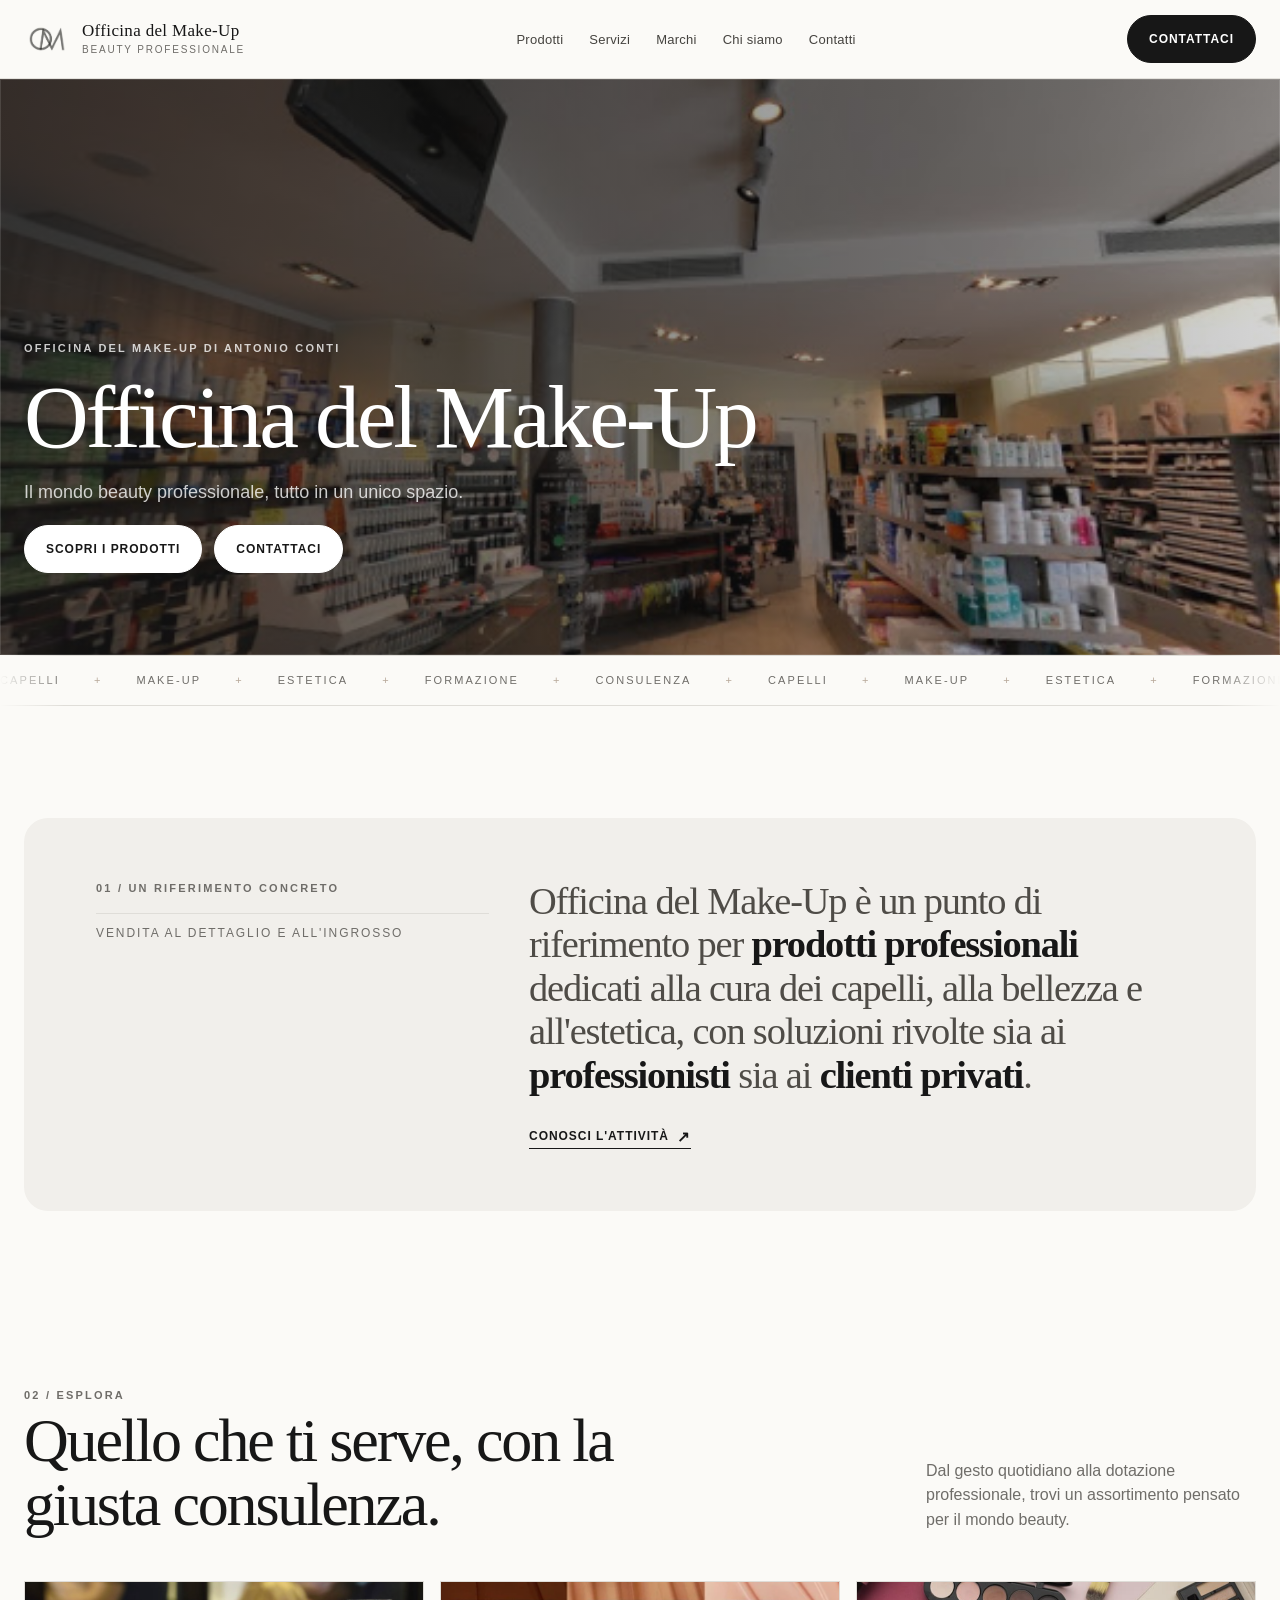
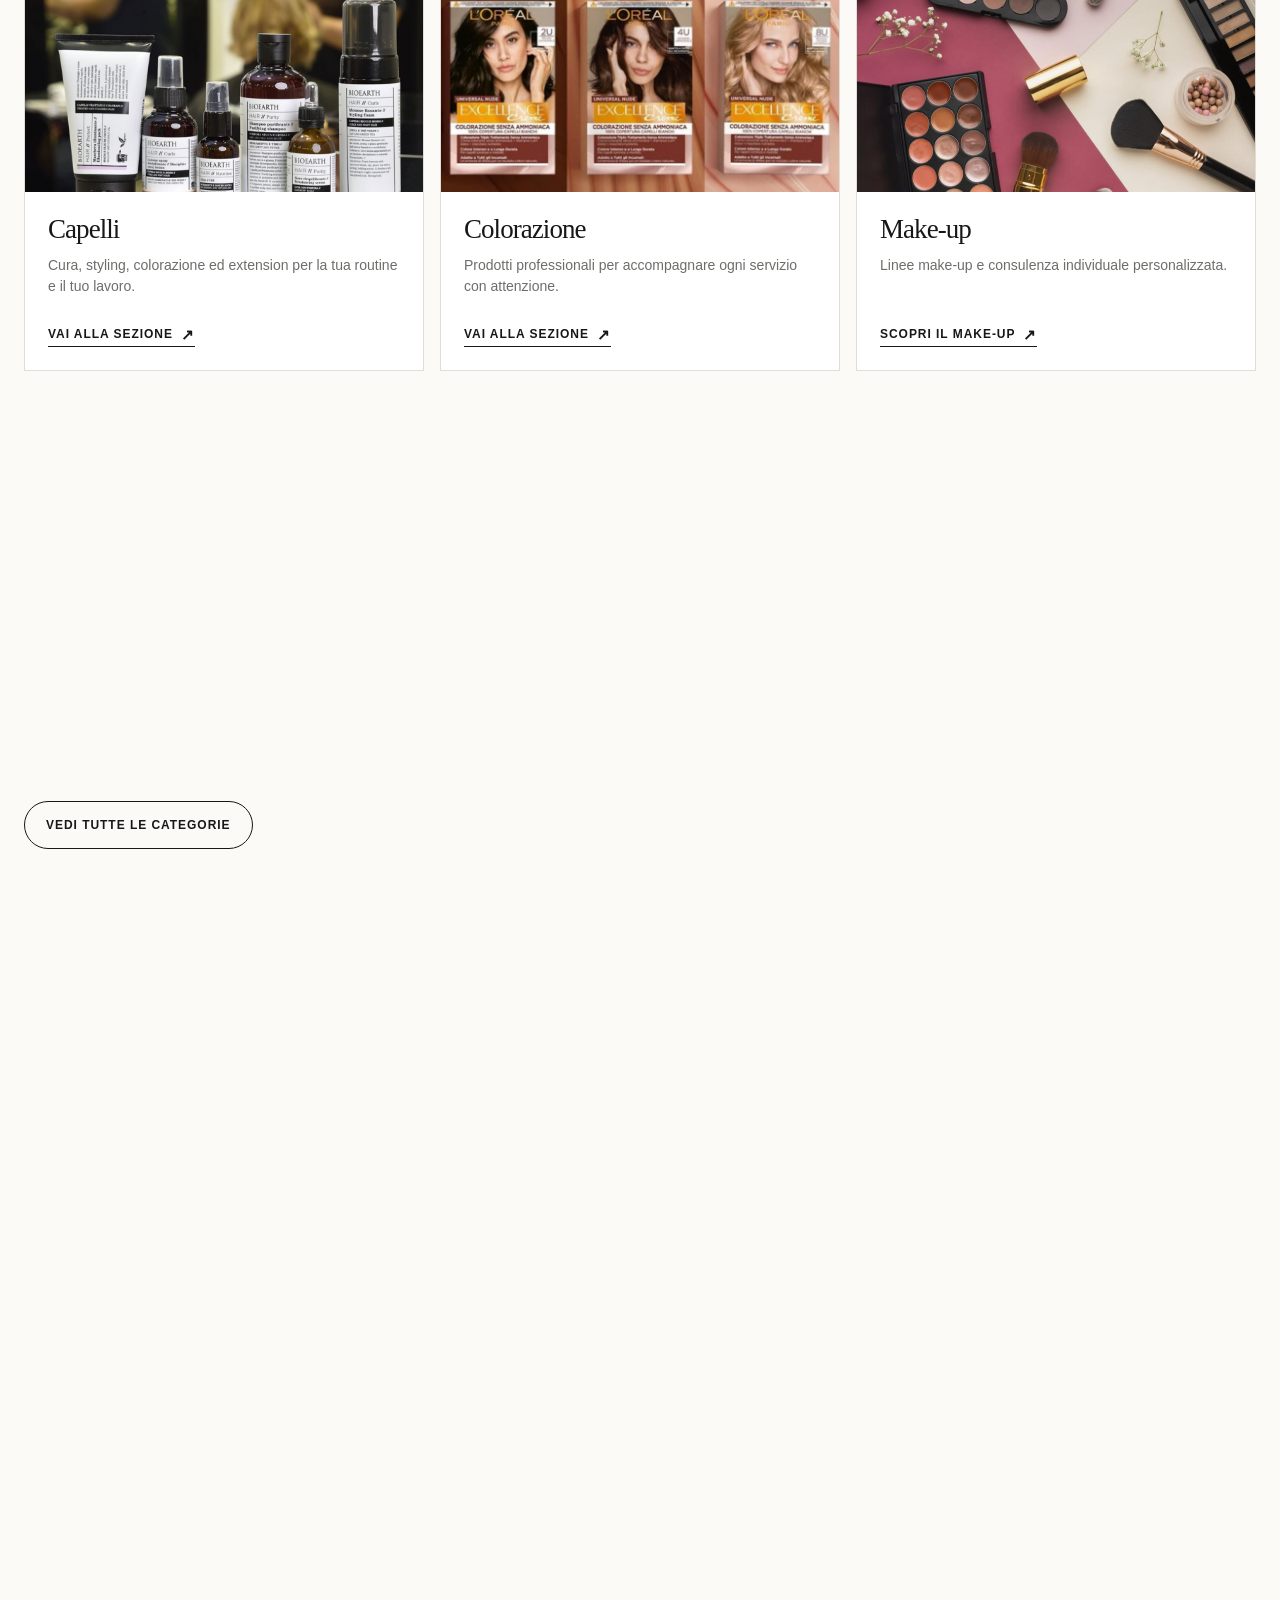
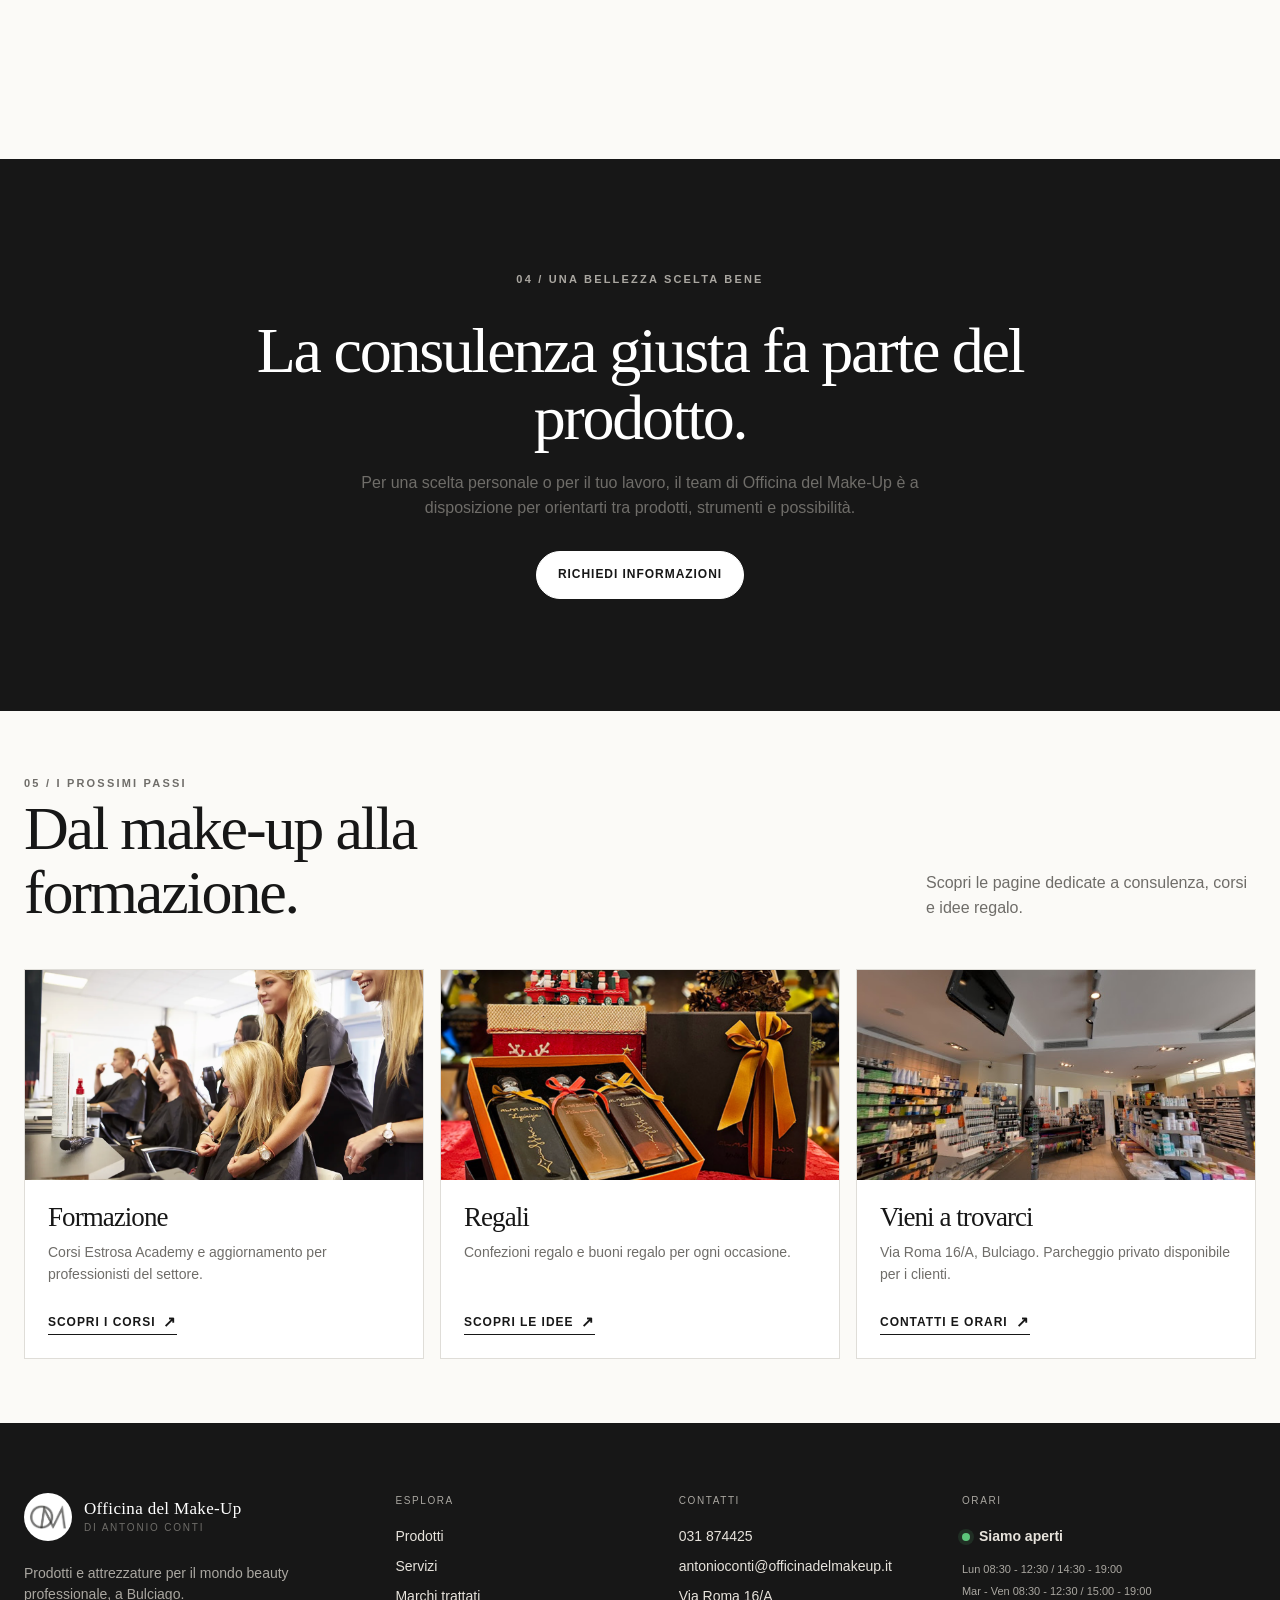
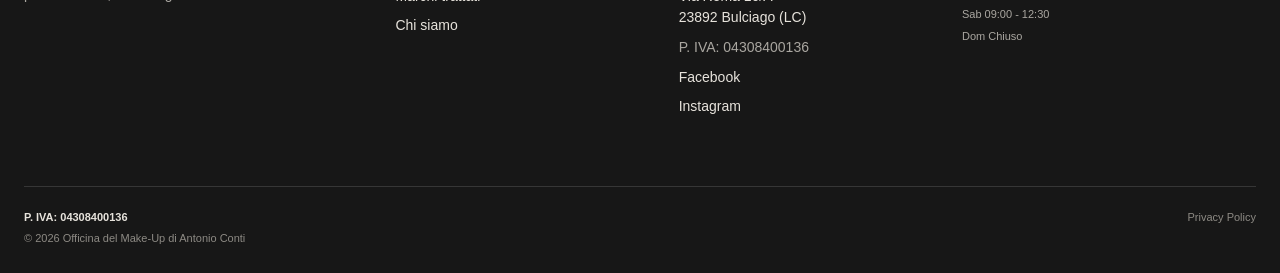
<file: index.html>
<!doctype html>
<html lang="it">
<head>
  <meta charset="utf-8">
  <meta name="viewport" content="width=device-width, initial-scale=1">
  <title>Officina del Make-Up | Beauty professionale a Bulciago</title>
  <meta name="description" content="Prodotti professionali, attrezzature, consulenza e formazione per beauty, capelli e make-up a Bulciago.">
  <meta property="og:title" content="Officina del Make-Up">
  <meta property="og:description" content="Il mondo beauty professionale, tutto in un unico spazio.">
  <meta property="og:type" content="website">
  <meta property="og:image" content="assets/logos/logo-officina.jpg">
  <link rel="canonical" href="https://officinadelmakeup.it/">
  <link rel="stylesheet" href="css/style.css">
  <script type="application/ld+json">
  {
    "@context": "https://schema.org",
    "@type": "Store",
    "name": "Officina del Make-Up di Antonio Conti",
    "url": "https://officinadelmakeup.it/",
    "telephone": "031 874425",
    "email": "antonioconti@officinadelmakeup.it",
    "taxID": "04308400136",
    "address": {
      "@type": "PostalAddress",
      "streetAddress": "Via Roma 16/A",
      "postalCode": "23892",
      "addressLocality": "Bulciago",
      "addressRegion": "LC",
      "addressCountry": "IT"
    }
  }
  </script>
</head>
<body>
  <a class="skip-link" href="#contenuto">Vai al contenuto</a>
  <header class="site-header">
    <div class="container header-inner">
      <a class="brand" href="index.html" aria-label="Officina del Make-Up, home">
        <img src="assets/logos/logo-officina.jpg" alt="Logo Officina del Make-Up">
        <span class="brand-text"><span class="brand-name">Officina del Make-Up</span><span class="brand-caption">Beauty professionale</span></span>
      </a>
      <button class="menu-toggle" type="button" aria-label="Apri menu" aria-expanded="false"><span></span></button>
      <nav class="main-nav" aria-label="Navigazione principale">
        <ul>
          <li><a href="prodotti.html">Prodotti</a></li>
          <li><a href="servizi.html">Servizi</a></li>
          <li><a href="marchi.html">Marchi</a></li>
          <li><a href="chi-siamo.html">Chi siamo</a></li>
          <li><a href="contatti.html">Contatti</a></li>
        </ul>
      </nav>
      <a class="button" href="contatti.html">Contattaci</a>
    </div>
  </header>

  <main id="contenuto">
    <section class="hero-banner">
      <div class="container reveal">
        <p class="eyebrow">Officina del Make-Up di Antonio Conti</p>
        <h1>Officina del Make-Up</h1>
        <p class="lead">Il mondo beauty professionale, tutto in un unico spazio.</p>
        <div class="hero-actions">
          <a class="button button-light" href="prodotti.html">Scopri i prodotti</a>
          <a class="button button-light" href="contatti.html">Contattaci</a>
        </div>
      </div>
    </section>

    <div class="ticker" aria-label="Specialità">
      <div class="ticker-track">
        <div class="ticker-sequence">
          <span>Capelli</span><span class="ticker-dot">+</span><span>Make-up</span><span class="ticker-dot">+</span><span>Estetica</span><span class="ticker-dot">+</span><span>Formazione</span><span class="ticker-dot">+</span><span>Consulenza</span><span class="ticker-dot">+</span>
        </div>
        <div class="ticker-sequence" aria-hidden="true">
          <span>Capelli</span><span class="ticker-dot">+</span><span>Make-up</span><span class="ticker-dot">+</span><span>Estetica</span><span class="ticker-dot">+</span><span>Formazione</span><span class="ticker-dot">+</span><span>Consulenza</span><span class="ticker-dot">+</span>
        </div>
      </div>
    </div>

    <section class="section">
      <div class="container intro home-intro reveal">
        <div><p class="eyebrow">01 / Un riferimento concreto</p><div class="number-label">Vendita al dettaglio e all'ingrosso</div></div>
        <div class="intro-copy">
           <p>Officina del Make-Up è un punto di riferimento per <strong>prodotti professionali</strong> dedicati alla cura dei capelli, alla bellezza e all'estetica, con soluzioni rivolte sia ai <strong>professionisti</strong> sia ai <strong>clienti privati</strong>.</p>
          <a class="text-link" href="chi-siamo.html">Conosci l'attività</a>
        </div>
      </div>
    </section>

    <section class="section section-sm" id="categorie">
      <div class="container">
        <div class="section-heading reveal">
          <div><p class="eyebrow">02 / Esplora</p><h2>Quello che ti serve, con la giusta consulenza.</h2></div>
          <p>Dal gesto quotidiano alla dotazione professionale, trovi un assortimento pensato per il mondo beauty.</p>
        </div>
        <div class="category-grid">
          <a class="category-card reveal" href="prodotti.html#capelli"><div class="category-image"><img src="images/prodotti/capelli-01.png" alt="Fotografia prodotti capelli"></div><div class="category-body"><div><h3>Capelli</h3><p>Cura, styling, colorazione ed extension per la tua routine e il tuo lavoro.</p></div><span class="text-link">Vai alla sezione</span></div></a>
          <a class="category-card reveal" href="prodotti.html#colorazione"><div class="category-image"><img src="images/prodotti/colorazione-01.png" alt="Fotografia prodotti colorazione"></div><div class="category-body"><div><h3>Colorazione</h3><p>Prodotti professionali per accompagnare ogni servizio con attenzione.</p></div><span class="text-link">Vai alla sezione</span></div></a>
          <a class="category-card reveal" href="makeup.html"><div class="category-image"><img src="images/makeup/makeup-01.png" alt="Fotografia make-up"></div><div class="category-body"><div><h3>Make-up</h3><p>Linee make-up e consulenza individuale personalizzata.</p></div><span class="text-link">Scopri il make-up</span></div></a>
          <a class="category-card reveal" href="prodotti.html#estetica"><div class="category-image"><img src="images/estetica/estetica-01.png" alt="Fotografia prodotti estetica"></div><div class="category-body"><div><h3>Estetica</h3><p>Cosmetici, monouso e attrezzature per centri estetici.</p></div><span class="text-link">Vai alla sezione</span></div></a>
          <a class="category-card reveal" href="prodotti.html#unghie"><div class="category-image"><img src="images/prodotti/unghie/unghie-01.png" alt="Fotografia prodotti unghie"></div><div class="category-body"><div><h3>Unghie</h3><p>Smalti semipermanenti, gel e acrylgel per ricostruzione e allungamento.</p></div><span class="text-link">Vai alla sezione</span></div></a>
          <a class="category-card reveal" href="prodotti.html#profumeria"><div class="category-image"><img src="images/negozio/negozio-01.png" alt="Fotografia profumeria e negozio"></div><div class="category-body"><div><h3>Profumeria</h3><p>Profumi, cosmetici e profumazione per ambiente e bucato.</p></div><span class="text-link">Vai alla sezione</span></div></a>
        </div>
        <div class="inline-actions" style="margin-top:24px"><a class="button button-outline" href="prodotti.html">Vedi tutte le categorie</a></div>
      </div>
    </section>

    <section class="section">
      <div class="container split-panel reveal">
        <div class="panel-image"><img src="images/servizi/professionisti-01.png" alt="Fotografia servizio per professionisti"></div>
        <div class="panel-copy">
          <p class="eyebrow">03 / Per il tuo lavoro</p>
          <h2>Sei un parrucchiere o un'estetista?</h2>
           <p>Puoi contare su vendita professionale, attrezzature, consulenza e prodotti per il tuo salone o centro. Sono disponibili anche consegne presso il cliente.</p>
           <ul class="check-list"><li>Vendita al dettaglio e all'ingrosso</li><li>Consulenza per il tuo lavoro</li><li>Consegne presso parrucchieri ed estetiste</li></ul>
          <a class="button" href="servizi.html">Parla con noi</a>
        </div>
      </div>
    </section>

    <section class="section section-dark">
      <div class="container quote-block reveal">
        <p class="eyebrow">04 / Una bellezza scelta bene</p>
        <h2>La consulenza giusta fa parte del prodotto.</h2>
        <p>Per una scelta personale o per il tuo lavoro, il team di Officina del Make-Up è a disposizione per orientarti tra prodotti, strumenti e possibilità.</p>
        <a class="button button-light" href="contatti.html">Richiedi informazioni</a>
      </div>
    </section>

    <section class="section section-sm">
      <div class="container section-heading reveal">
        <div><p class="eyebrow">05 / I prossimi passi</p><h2>Dal make-up alla formazione.</h2></div>
        <p>Scopri le pagine dedicate a consulenza, corsi e idee regalo.</p>
      </div>
      <div class="container category-grid">
        <a class="category-card reveal" href="formazione.html"><div class="category-image"><img src="images/gallery/gallery-01.png" alt="Fotografia formazione"></div><div class="category-body"><div><h3>Formazione</h3><p>Corsi Estrosa Academy e aggiornamento per professionisti del settore.</p></div><span class="text-link">Scopri i corsi</span></div></a>
          <a class="category-card reveal" href="regali.html"><div class="category-image"><img src="images/regali/regali-01.png" alt="Fotografia confezioni regalo"></div><div class="category-body"><div><h3>Regali</h3><p>Confezioni regalo e buoni regalo per ogni occasione.</p></div><span class="text-link">Scopri le idee</span></div></a>
        <a class="category-card reveal" href="contatti.html"><div class="category-image"><img src="images/negozio/negozio-01.png" alt="Fotografia del negozio"></div><div class="category-body"><div><h3>Vieni a trovarci</h3><p>Via Roma 16/A, Bulciago. Parcheggio privato disponibile per i clienti.</p></div><span class="text-link">Contatti e orari</span></div></a>
      </div>
    </section>
  </main>

  <footer class="site-footer">
    <div class="container footer-top">
      <div><a class="footer-brand" href="index.html"><img src="assets/logos/logo-officina.jpg" alt=""><span class="brand-text"><span class="brand-name">Officina del Make-Up</span><span class="brand-caption">di Antonio Conti</span></span></a><p class="footer-copy">Prodotti e attrezzature per il mondo beauty professionale, a Bulciago.</p></div>
      <div><p class="footer-title">Esplora</p><ul class="footer-links"><li><a href="prodotti.html">Prodotti</a></li><li><a href="servizi.html">Servizi</a></li><li><a href="marchi.html">Marchi trattati</a></li><li><a href="chi-siamo.html">Chi siamo</a></li></ul></div>
      <div><p class="footer-title">Contatti</p><ul class="footer-links"><li><a href="tel:+39031874425">031 874425</a></li><li><a href="mailto:officina@makeup.qcom.it">officina@makeup.qcom.it</a></li><li>Via Roma 16/A<br>23892 Bulciago (LC)</li></ul></div>
    </div>
     <div class="container footer-bottom"><div class="footer-legal"><span class="footer-vat-line">P. IVA: 04308400136</span><span class="footer-copyright">© 2026 Officina del Make-Up di Antonio Conti</span></div><span><a href="privacy.html">Privacy Policy</a></span></div>
  </footer>
  <script src="js/script.js"></script>
</body>
</html>
</file>
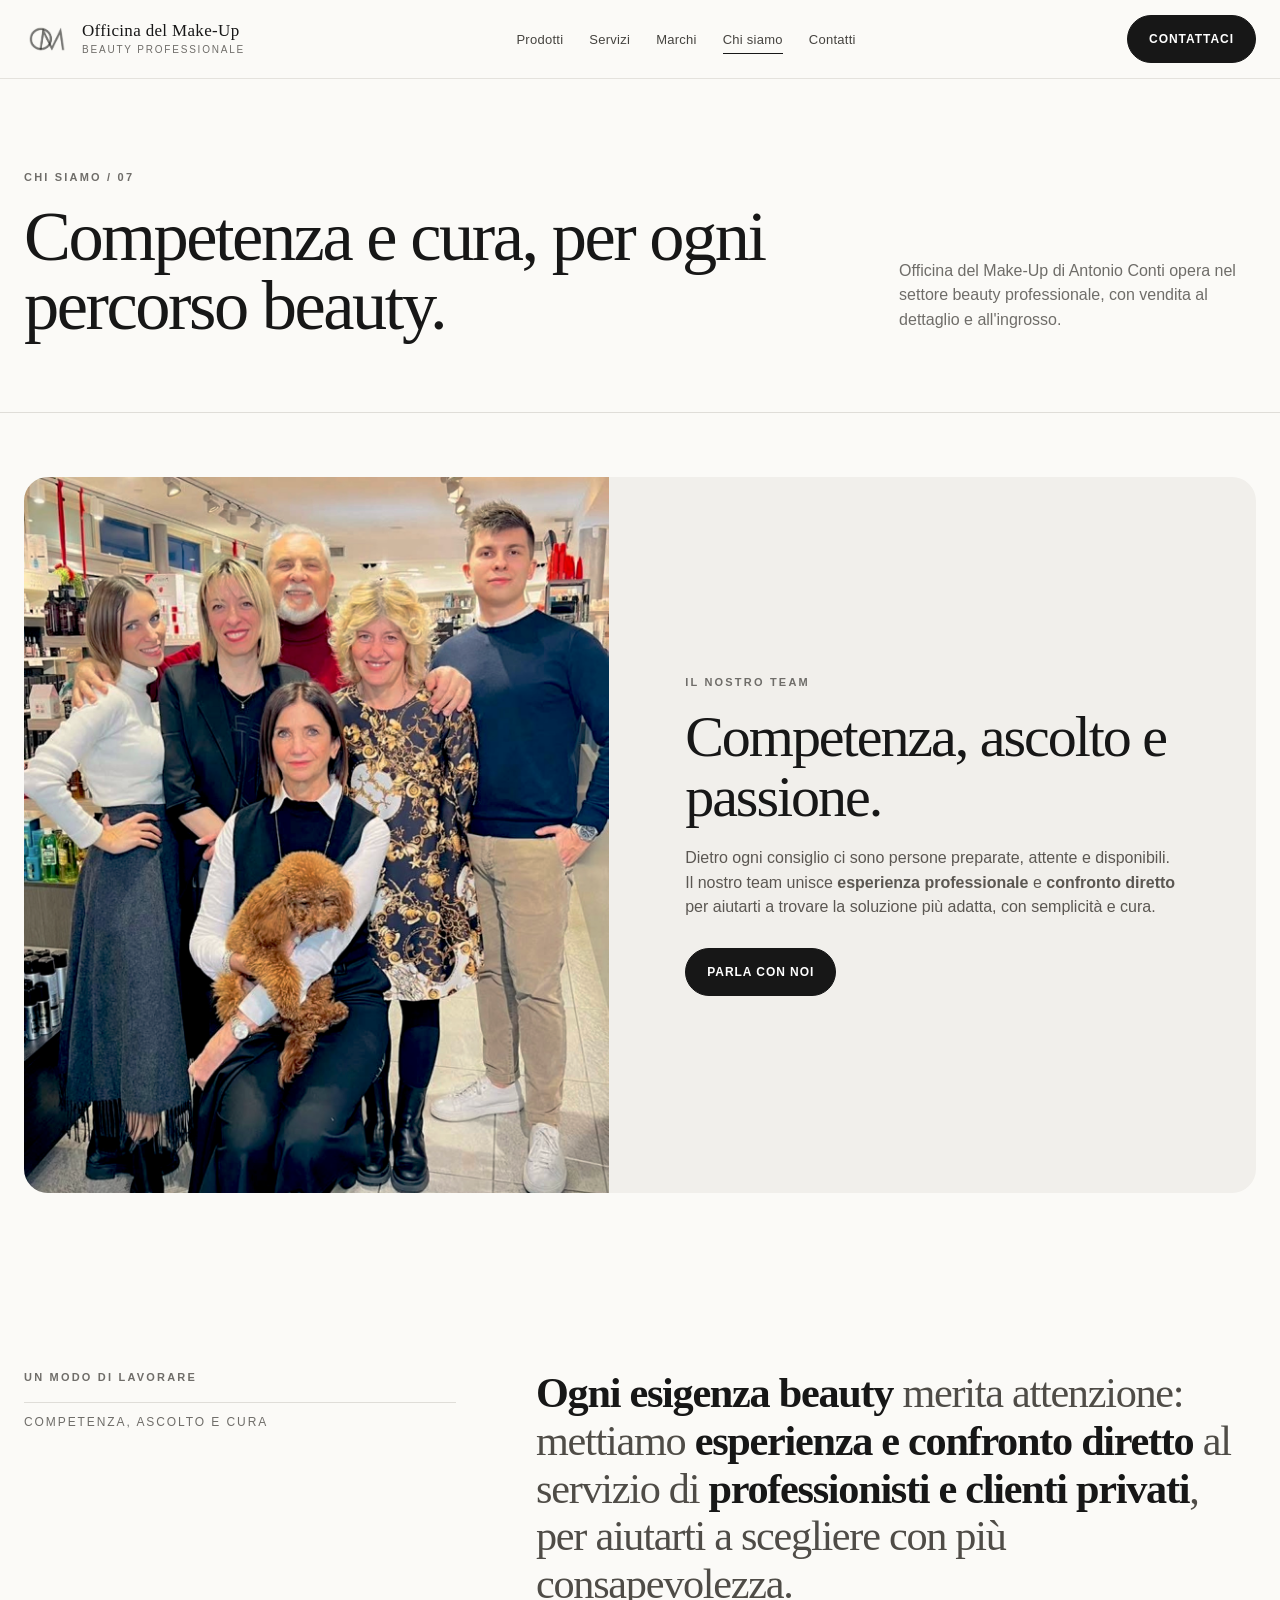
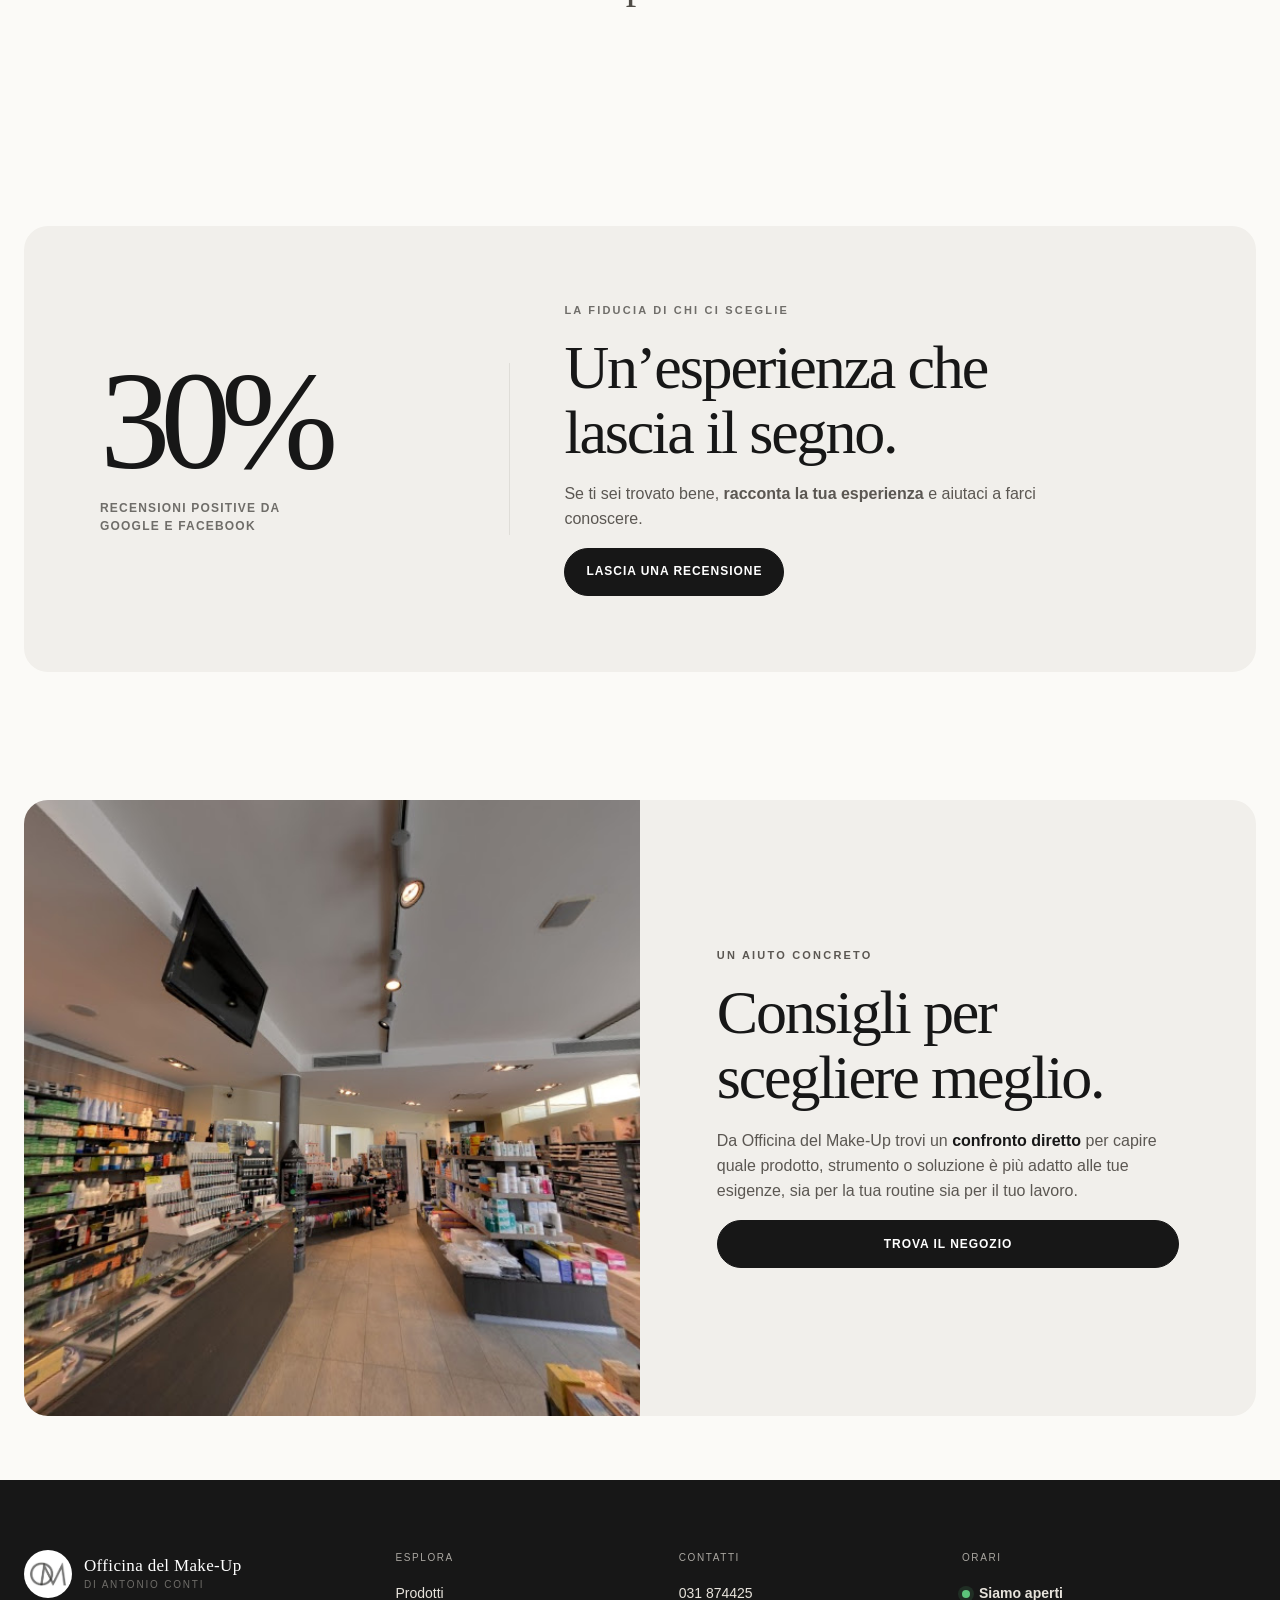
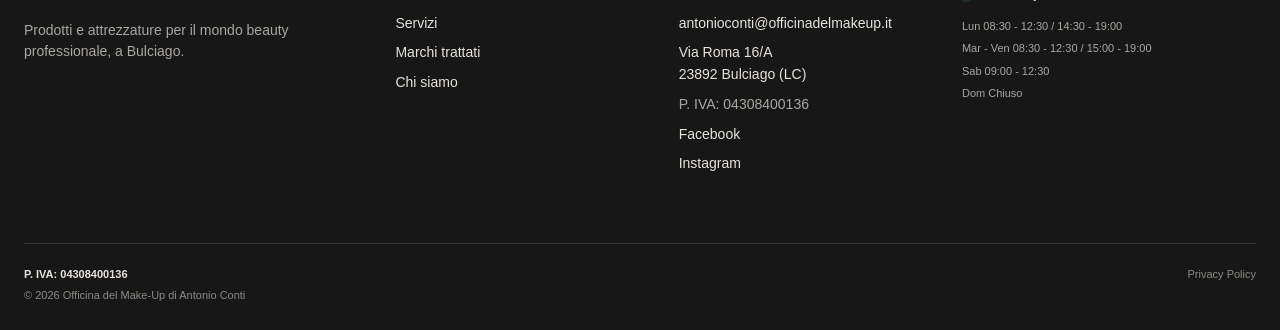
<file: chi-siamo.html>
<!doctype html>
<html lang="it">
<head>
  <meta charset="utf-8">
  <meta name="viewport" content="width=device-width, initial-scale=1">
  <title>Chi siamo | Officina del Make-Up</title>
  <meta name="description" content="Officina del Make-Up di Antonio Conti, punto vendita beauty professionale a Bulciago.">
  <meta property="og:title" content="Chi siamo | Officina del Make-Up">
  <meta property="og:description" content="Conosci Officina del Make-Up di Antonio Conti.">
  <meta property="og:type" content="website">
  <link rel="canonical" href="https://officinadelmakeup.it/chi-siamo.html">
  <link rel="stylesheet" href="css/style.css">
</head>
<body>
  <a class="skip-link" href="#contenuto">Vai al contenuto</a>
  <header class="site-header"><div class="container header-inner"><a class="brand" href="index.html" aria-label="Officina del Make-Up, home"><img src="assets/logos/logo-officina.jpg" alt="Logo Officina del Make-Up"><span class="brand-text"><span class="brand-name">Officina del Make-Up</span><span class="brand-caption">Beauty professionale</span></span></a><button class="menu-toggle" type="button" aria-label="Apri menu" aria-expanded="false"><span></span></button><nav class="main-nav" aria-label="Navigazione principale"><ul><li><a href="prodotti.html">Prodotti</a></li><li><a href="servizi.html">Servizi</a></li><li><a href="marchi.html">Marchi</a></li><li><a href="chi-siamo.html" aria-current="page">Chi siamo</a></li><li><a href="contatti.html">Contatti</a></li></ul></nav><a class="button" href="contatti.html">Contattaci</a></div></header>
  <main id="contenuto">
     <section class="page-hero"><div class="container page-hero-grid about-hero-grid"><div><p class="eyebrow">Chi siamo / 07</p><h1 class="about-hero-title">Competenza e cura, per ogni percorso beauty.</h1></div><p class="page-hero-intro">Officina del Make-Up di Antonio Conti opera nel settore beauty professionale, con vendita al dettaglio e all'ingrosso.</p></div></section>
      <section class="section section-sm"><div class="container team-panel reveal"><div class="team-image"><img src="images/team/team-01.png" alt="Il team di Officina del Make-Up"></div><div class="team-copy"><p class="eyebrow">Il nostro team</p><h2>Competenza, ascolto e passione.</h2><p>Dietro ogni consiglio ci sono persone preparate, attente e disponibili. Il nostro team unisce <strong>esperienza professionale</strong> e <strong>confronto diretto</strong> per aiutarti a trovare la soluzione più adatta, con semplicità e cura.</p><a class="button" href="contatti.html">Parla con noi</a></div></div></section>
      <section class="section"><div class="container intro reveal"><div><p class="eyebrow">Un modo di lavorare</p><div class="number-label">Competenza, ascolto e cura</div></div><div class="intro-copy"><p><strong>Ogni esigenza beauty</strong> merita attenzione: mettiamo <strong>esperienza e confronto diretto</strong> al servizio di <strong>professionisti e clienti privati</strong>, per aiutarti a scegliere con più consapevolezza.</p></div></div></section>
      <section class="section section-sm"><div class="container review-panel reveal"><div class="review-counter" aria-live="polite"><span class="review-number" data-review-counter>0%</span><span class="review-label">recensioni positive da Google e Facebook</span></div><div class="review-copy"><p class="eyebrow">La fiducia di chi ci sceglie</p><h2>Un’esperienza che lascia il segno.</h2><p>Se ti sei trovato bene, <strong>racconta la tua esperienza</strong> e aiutaci a farci conoscere.</p><a class="button" href="https://search.google.com/local/writereview?placeid=ChIJ5wtNDwOkhkcR3wMy7WrMpJk" target="_blank" rel="noopener">Lascia una recensione</a></div></div></section>
      <section class="section section-sm"><div class="container split-panel reveal"><div class="panel-image"><img src="images/scegliere/scegliere-01.png" alt="Immagine di esempio da sostituire"></div><div class="panel-copy"><p class="eyebrow">Un aiuto concreto</p><h2>Consigli per scegliere meglio.</h2><p>Da Officina del Make-Up trovi un <strong>confronto diretto</strong> per capire quale prodotto, strumento o soluzione è più adatto alle tue esigenze, sia per la tua routine sia per il tuo lavoro.</p><a class="button" href="contatti.html">Trova il negozio</a></div></div></section>
  </main>
     <footer class="site-footer"><div class="container footer-top"><div><a class="footer-brand" href="index.html"><img src="assets/logos/logo-officina.jpg" alt=""><span class="brand-text"><span class="brand-name">Officina del Make-Up</span><span class="brand-caption">di Antonio Conti</span></span></a><p class="footer-copy">Prodotti e attrezzature per il mondo beauty professionale, a Bulciago.</p></div><div><p class="footer-title">Esplora</p><ul class="footer-links"><li><a href="prodotti.html">Prodotti</a></li><li><a href="servizi.html">Servizi</a></li><li><a href="marchi.html">Marchi trattati</a></li><li><a href="chi-siamo.html">Chi siamo</a></li></ul></div><div><p class="footer-title">Contatti</p><ul class="footer-links"><li><a href="tel:+39031874425">031 874425</a></li><li><a href="mailto:officina@makeup.qcom.it">officina@makeup.qcom.it</a></li><li>Via Roma 16/A<br>23892 Bulciago (LC)</li></ul></div></div><div class="container footer-bottom"><div class="footer-legal"><span class="footer-vat-line">P. IVA: 04308400136</span><span class="footer-copyright">© 2026 Officina del Make-Up di Antonio Conti</span></div><span><a href="privacy.html">Privacy Policy</a></span></div></footer>
  <script src="js/script.js"></script>
</body>
</html>
</file>
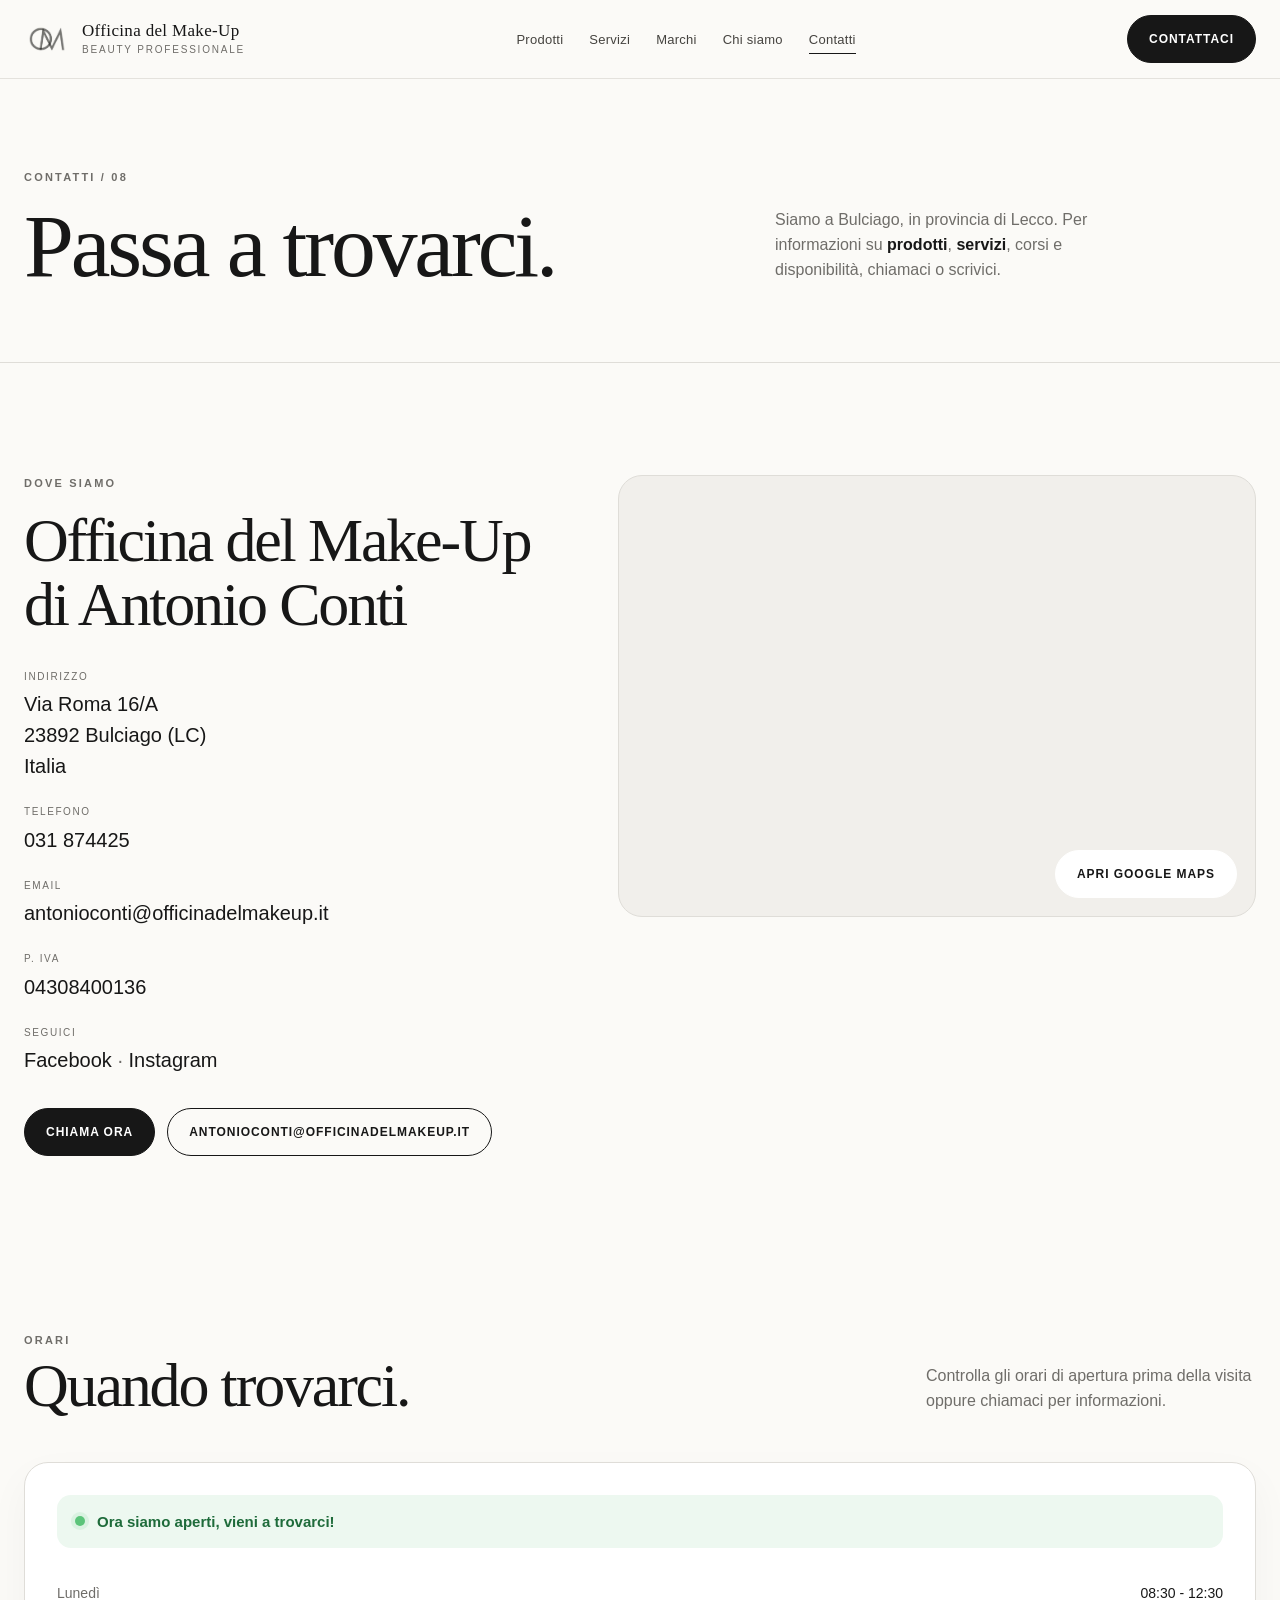
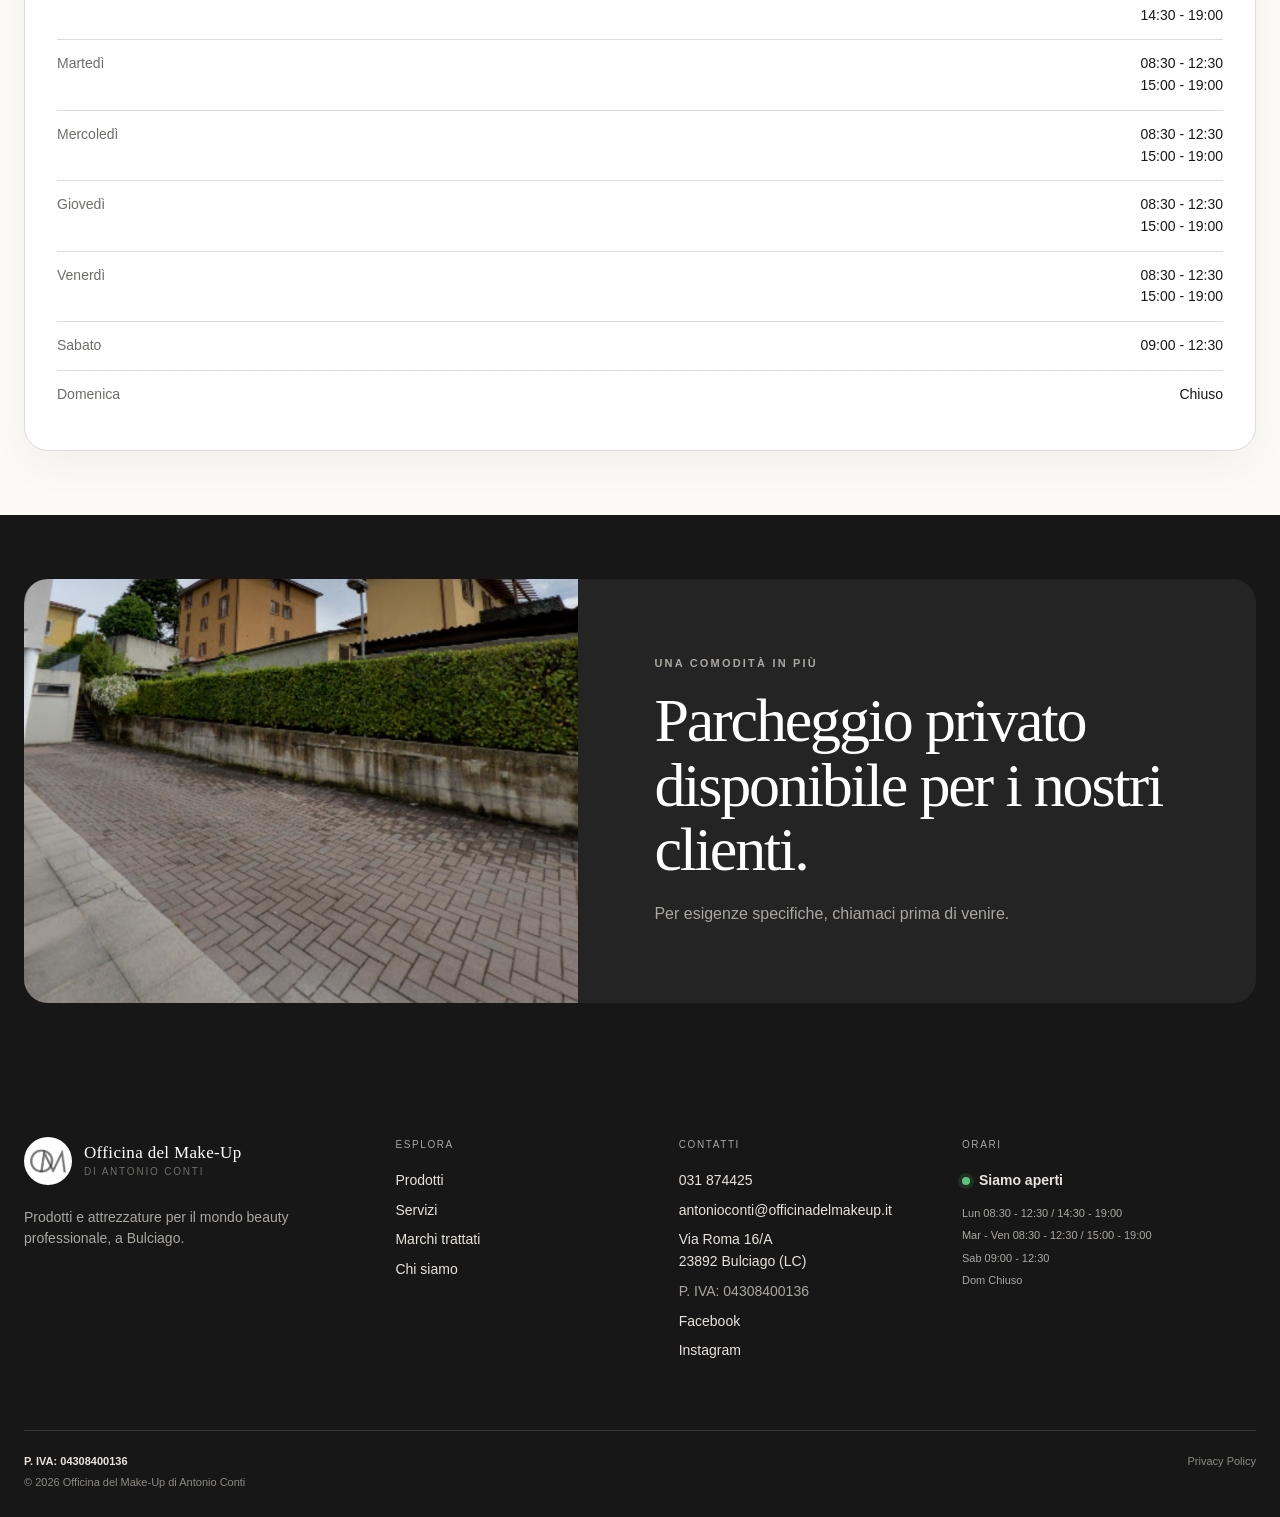
<file: contatti.html>
<!doctype html>
<html lang="it">
<head>
  <meta charset="utf-8">
  <meta name="viewport" content="width=device-width, initial-scale=1">
  <title>Contatti e orari | Officina del Make-Up</title>
  <meta name="description" content="Contatti, indirizzo, telefono, email e orari di Officina del Make-Up a Bulciago.">
  <meta property="og:title" content="Contatti e orari | Officina del Make-Up">
  <meta property="og:description" content="Vieni a trovarci in Via Roma 16/A a Bulciago oppure contattaci.">
  <meta property="og:type" content="website">
  <link rel="canonical" href="https://officinadelmakeup.it/contatti.html">
  <link rel="stylesheet" href="css/style.css">
</head>
<body>
  <a class="skip-link" href="#contenuto">Vai al contenuto</a>
  <header class="site-header"><div class="container header-inner"><a class="brand" href="index.html" aria-label="Officina del Make-Up, home"><img src="assets/logos/logo-officina.jpg" alt="Logo Officina del Make-Up"><span class="brand-text"><span class="brand-name">Officina del Make-Up</span><span class="brand-caption">Beauty professionale</span></span></a><button class="menu-toggle" type="button" aria-label="Apri menu" aria-expanded="false"><span></span></button><nav class="main-nav" aria-label="Navigazione principale"><ul><li><a href="prodotti.html">Prodotti</a></li><li><a href="servizi.html">Servizi</a></li><li><a href="marchi.html">Marchi</a></li><li><a href="chi-siamo.html">Chi siamo</a></li><li><a href="contatti.html" aria-current="page">Contatti</a></li></ul></nav><a class="button" href="contatti.html">Contattaci</a></div></header>
  <main id="contenuto">
     <section class="page-hero"><div class="container page-hero-grid"><div><p class="eyebrow">Contatti / 08</p><h1>Passa a trovarci.</h1></div><p class="page-hero-intro">Siamo a Bulciago, in provincia di Lecco. Per informazioni su <strong>prodotti</strong>, <strong>servizi</strong>, corsi e disponibilità, chiamaci o scrivici.</p></div></section>
    <section class="section"><div class="container contact-grid">
      <div class="reveal"><p class="eyebrow">Dove siamo</p><h2>Officina del Make-Up di Antonio Conti</h2><div class="contact-details"><div class="contact-item"><small>Indirizzo</small><address>Via Roma 16/A<br>23892 Bulciago (LC)<br>Italia</address></div><div class="contact-item"><small>Telefono</small><a href="tel:+39031874425">031 874425</a></div><div class="contact-item"><small>Email</small><a href="mailto:officina@makeup.qcom.it">officina@makeup.qcom.it</a></div></div><div class="inline-actions"><a class="button" href="tel:+39031874425">Chiama ora</a><a class="button button-outline" href="mailto:officina@makeup.qcom.it">Scrivi una email</a></div></div>
      <div class="reveal"><div class="map-card"><iframe src="https://www.google.com/maps?q=Via+Roma+16%2FA%2C+23892+Bulciago+LC&output=embed" title="Mappa di Officina del Make-Up, Via Roma 16/A, Bulciago" loading="lazy" referrerpolicy="no-referrer-when-downgrade"></iframe><a class="button button-light map-overlay" href="https://www.google.com/maps/search/?api=1&query=Via+Roma+16%2FA%2C+23892+Bulciago+LC" target="_blank" rel="noopener">Apri Google Maps</a></div></div>
    </div></section>
     <section class="section section-sm"><div class="container"><div class="section-heading reveal"><div><p class="eyebrow">Orari</p><h2>Quando trovarci.</h2></div><p>Controlla gli orari di apertura prima della visita oppure chiamaci per informazioni.</p></div><div class="hours-card reveal"><div class="hours-status is-closed" data-hours-status aria-live="polite"><span class="status-dot"></span><strong>Ora siamo chiusi</strong></div><table class="hours-table"><tbody><tr><td>Lunedì</td><td>08:30 - 12:30<br>14:30 - 19:00</td></tr><tr><td>Martedì</td><td>08:30 - 12:30<br>15:00 - 19:00</td></tr><tr><td>Mercoledì</td><td>08:30 - 12:30<br>15:00 - 19:00</td></tr><tr><td>Giovedì</td><td>08:30 - 12:30<br>15:00 - 19:00</td></tr><tr><td>Venerdì</td><td>08:30 - 12:30<br>15:00 - 19:00</td></tr><tr><td>Sabato</td><td>09:00 - 12:30</td></tr><tr><td>Domenica</td><td>Chiuso</td></tr></tbody></table></div></div></section>
     <section class="section section-dark section-sm"><div class="container parking-panel reveal"><div class="parking-image"><img src="images/parcheggio/parcheggio-01.png" alt="Foto del parcheggio privato, immagine esempio da sostituire"></div><div class="parking-copy"><p class="eyebrow">Una comodità in più</p><h2>Parcheggio privato disponibile per i nostri clienti.</h2><p>Per esigenze specifiche, chiamaci prima di venire.</p></div></div></section>
  </main>
   <footer class="site-footer"><div class="container footer-top"><div><a class="footer-brand" href="index.html"><img src="assets/logos/logo-officina.jpg" alt=""><span class="brand-text"><span class="brand-name">Officina del Make-Up</span><span class="brand-caption">di Antonio Conti</span></span></a><p class="footer-copy">Prodotti e attrezzature per il mondo beauty professionale, a Bulciago.</p></div><div><p class="footer-title">Esplora</p><ul class="footer-links"><li><a href="prodotti.html">Prodotti</a></li><li><a href="servizi.html">Servizi</a></li><li><a href="marchi.html">Marchi trattati</a></li><li><a href="chi-siamo.html">Chi siamo</a></li></ul></div><div><p class="footer-title">Contatti</p><ul class="footer-links"><li><a href="tel:+39031874425">031 874425</a></li><li><a href="mailto:officina@makeup.qcom.it">officina@makeup.qcom.it</a></li><li>Via Roma 16/A<br>23892 Bulciago (LC)</li></ul></div></div><div class="container footer-bottom"><div class="footer-legal"><span class="footer-vat-line">P. IVA: 04308400136</span><span class="footer-copyright">© 2026 Officina del Make-Up di Antonio Conti</span></div><span><a href="privacy.html">Privacy Policy</a></span></div></footer>
  <script src="js/script.js"></script>
</body>
</html>
</file>
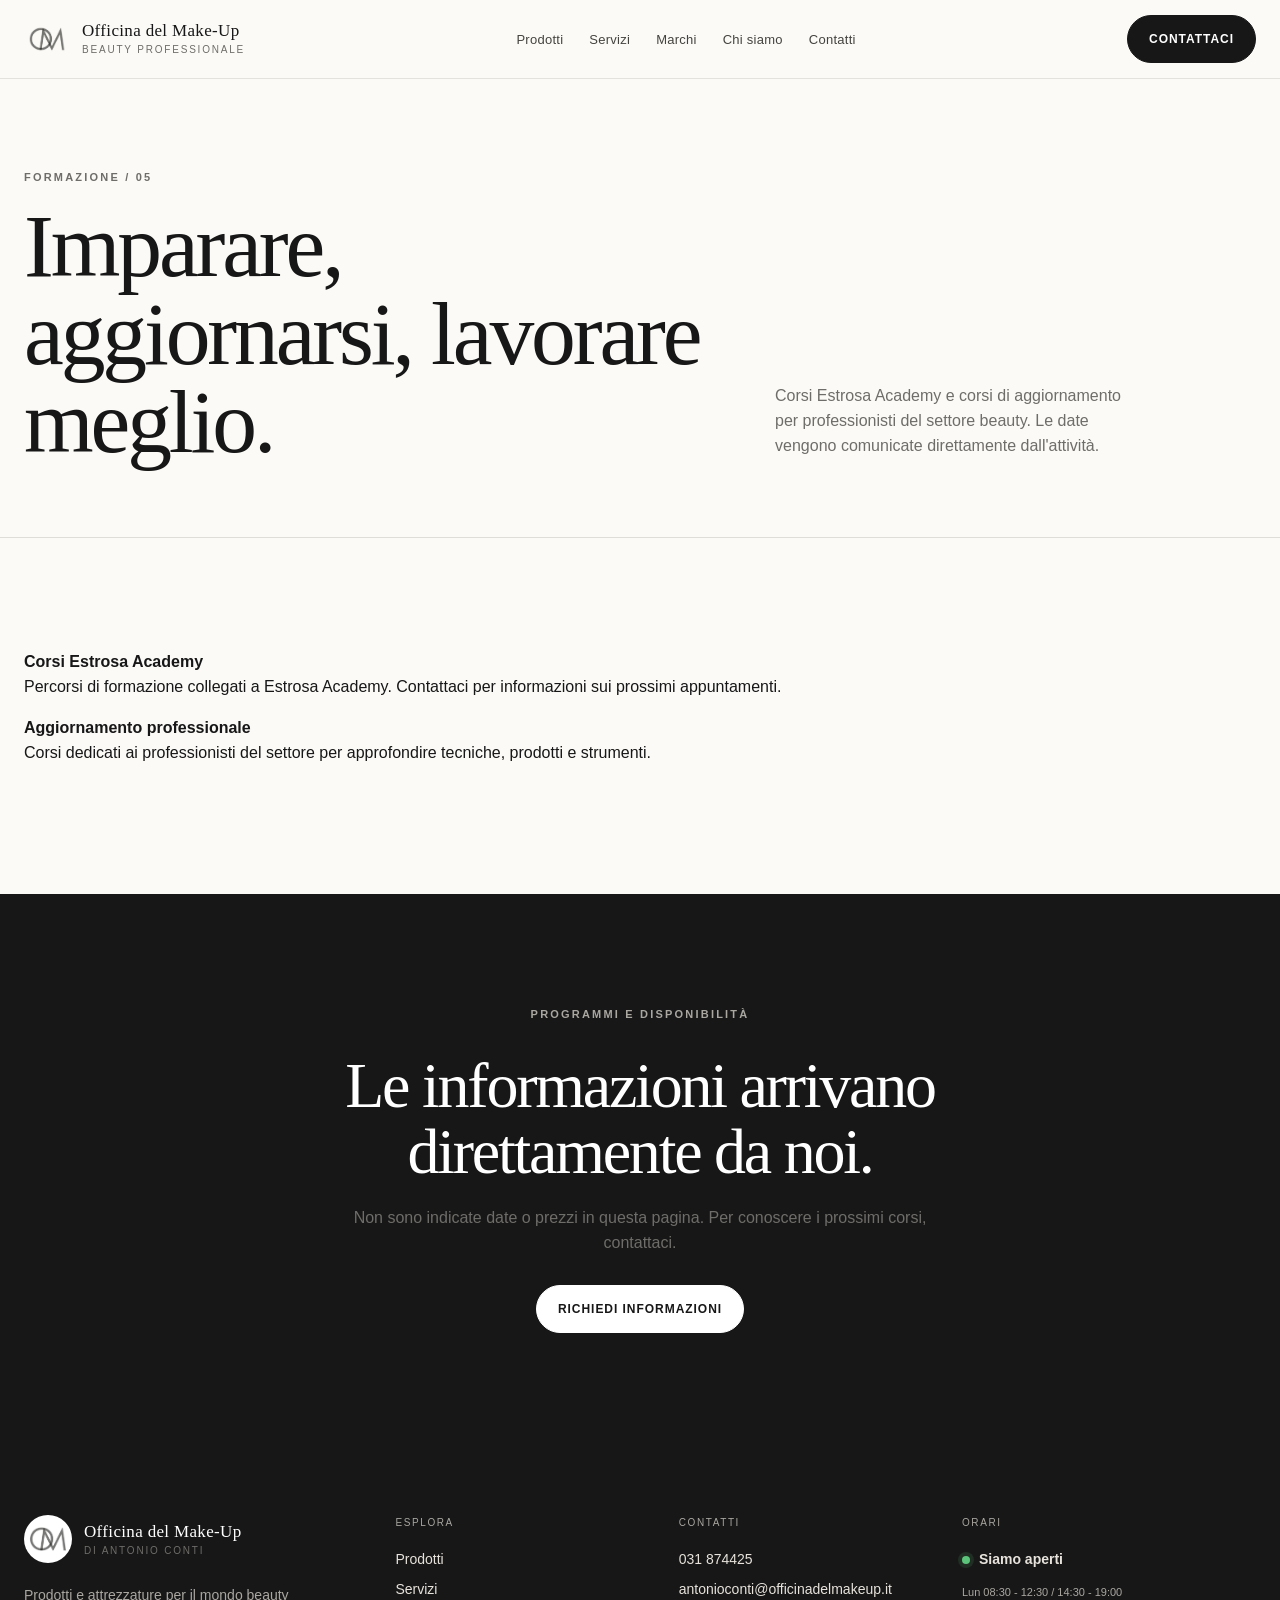
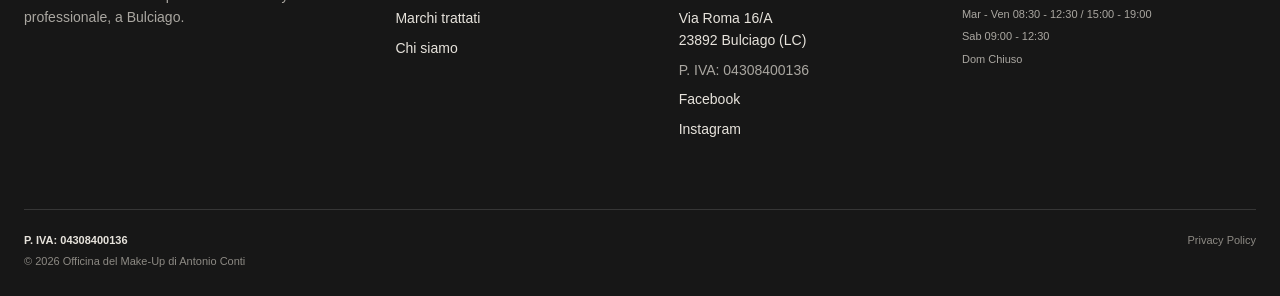
<file: formazione.html>
<!doctype html>
<html lang="it">
<head>
  <meta charset="utf-8">
  <meta name="viewport" content="width=device-width, initial-scale=1">
  <title>Formazione | Officina del Make-Up</title>
  <meta name="description" content="Corsi Estrosa Academy e corsi di aggiornamento per professionisti del settore beauty.">
  <meta property="og:title" content="Formazione | Officina del Make-Up">
  <meta property="og:description" content="Formazione e aggiornamento per professionisti beauty.">
  <meta property="og:type" content="website">
  <link rel="canonical" href="https://officinadelmakeup.it/formazione.html">
  <link rel="stylesheet" href="css/style.css">
</head>
<body>
  <a class="skip-link" href="#contenuto">Vai al contenuto</a>
  <header class="site-header"><div class="container header-inner"><a class="brand" href="index.html" aria-label="Officina del Make-Up, home"><img src="assets/logos/logo-officina.jpg" alt="Logo Officina del Make-Up"><span class="brand-text"><span class="brand-name">Officina del Make-Up</span><span class="brand-caption">Beauty professionale</span></span></a><button class="menu-toggle" type="button" aria-label="Apri menu" aria-expanded="false"><span></span></button><nav class="main-nav" aria-label="Navigazione principale"><ul><li><a href="prodotti.html">Prodotti</a></li><li><a href="servizi.html">Servizi</a></li><li><a href="marchi.html">Marchi</a></li><li><a href="chi-siamo.html">Chi siamo</a></li><li><a href="contatti.html">Contatti</a></li></ul></nav><a class="button" href="contatti.html">Contattaci</a></div></header>
  <main id="contenuto">
    <section class="page-hero"><div class="container page-hero-grid"><div><p class="eyebrow">Formazione / 05</p><h1>Imparare, aggiornarsi, lavorare meglio.</h1></div><p class="page-hero-intro">Corsi Estrosa Academy e corsi di aggiornamento per professionisti del settore beauty. Le date vengono comunicate direttamente dall'attività.</p></div></section>
    <section class="section"><div class="container"><div class="detail-list"><article class="detail-row reveal"><strong>Corsi Estrosa Academy</strong><p>Percorsi di formazione collegati a Estrosa Academy. Contattaci per informazioni sui prossimi appuntamenti.</p></article><article class="detail-row reveal"><strong>Aggiornamento professionale</strong><p>Corsi dedicati ai professionisti del settore per approfondire tecniche, prodotti e strumenti.</p></article></div></div></section>
    <section class="section section-dark"><div class="container quote-block reveal"><p class="eyebrow">Programmi e disponibilità</p><h2>Le informazioni arrivano direttamente da noi.</h2><p>Non sono indicate date o prezzi in questa pagina. Per conoscere i prossimi corsi, contattaci.</p><a class="button button-light" href="contatti.html">Richiedi informazioni</a></div></section>
  </main>
   <footer class="site-footer"><div class="container footer-top"><div><a class="footer-brand" href="index.html"><img src="assets/logos/logo-officina.jpg" alt=""><span class="brand-text"><span class="brand-name">Officina del Make-Up</span><span class="brand-caption">di Antonio Conti</span></span></a><p class="footer-copy">Prodotti e attrezzature per il mondo beauty professionale, a Bulciago.</p></div><div><p class="footer-title">Esplora</p><ul class="footer-links"><li><a href="prodotti.html">Prodotti</a></li><li><a href="servizi.html">Servizi</a></li><li><a href="marchi.html">Marchi trattati</a></li><li><a href="chi-siamo.html">Chi siamo</a></li></ul></div><div><p class="footer-title">Contatti</p><ul class="footer-links"><li><a href="tel:+39031874425">031 874425</a></li><li><a href="mailto:officina@makeup.qcom.it">officina@makeup.qcom.it</a></li><li>Via Roma 16/A<br>23892 Bulciago (LC)</li></ul></div></div><div class="container footer-bottom"><div class="footer-legal"><span class="footer-vat-line">P. IVA: 04308400136</span><span class="footer-copyright">© 2026 Officina del Make-Up di Antonio Conti</span></div><span><a href="privacy.html">Privacy Policy</a></span></div></footer>
  <script src="js/script.js"></script>
</body>
</html>
</file>
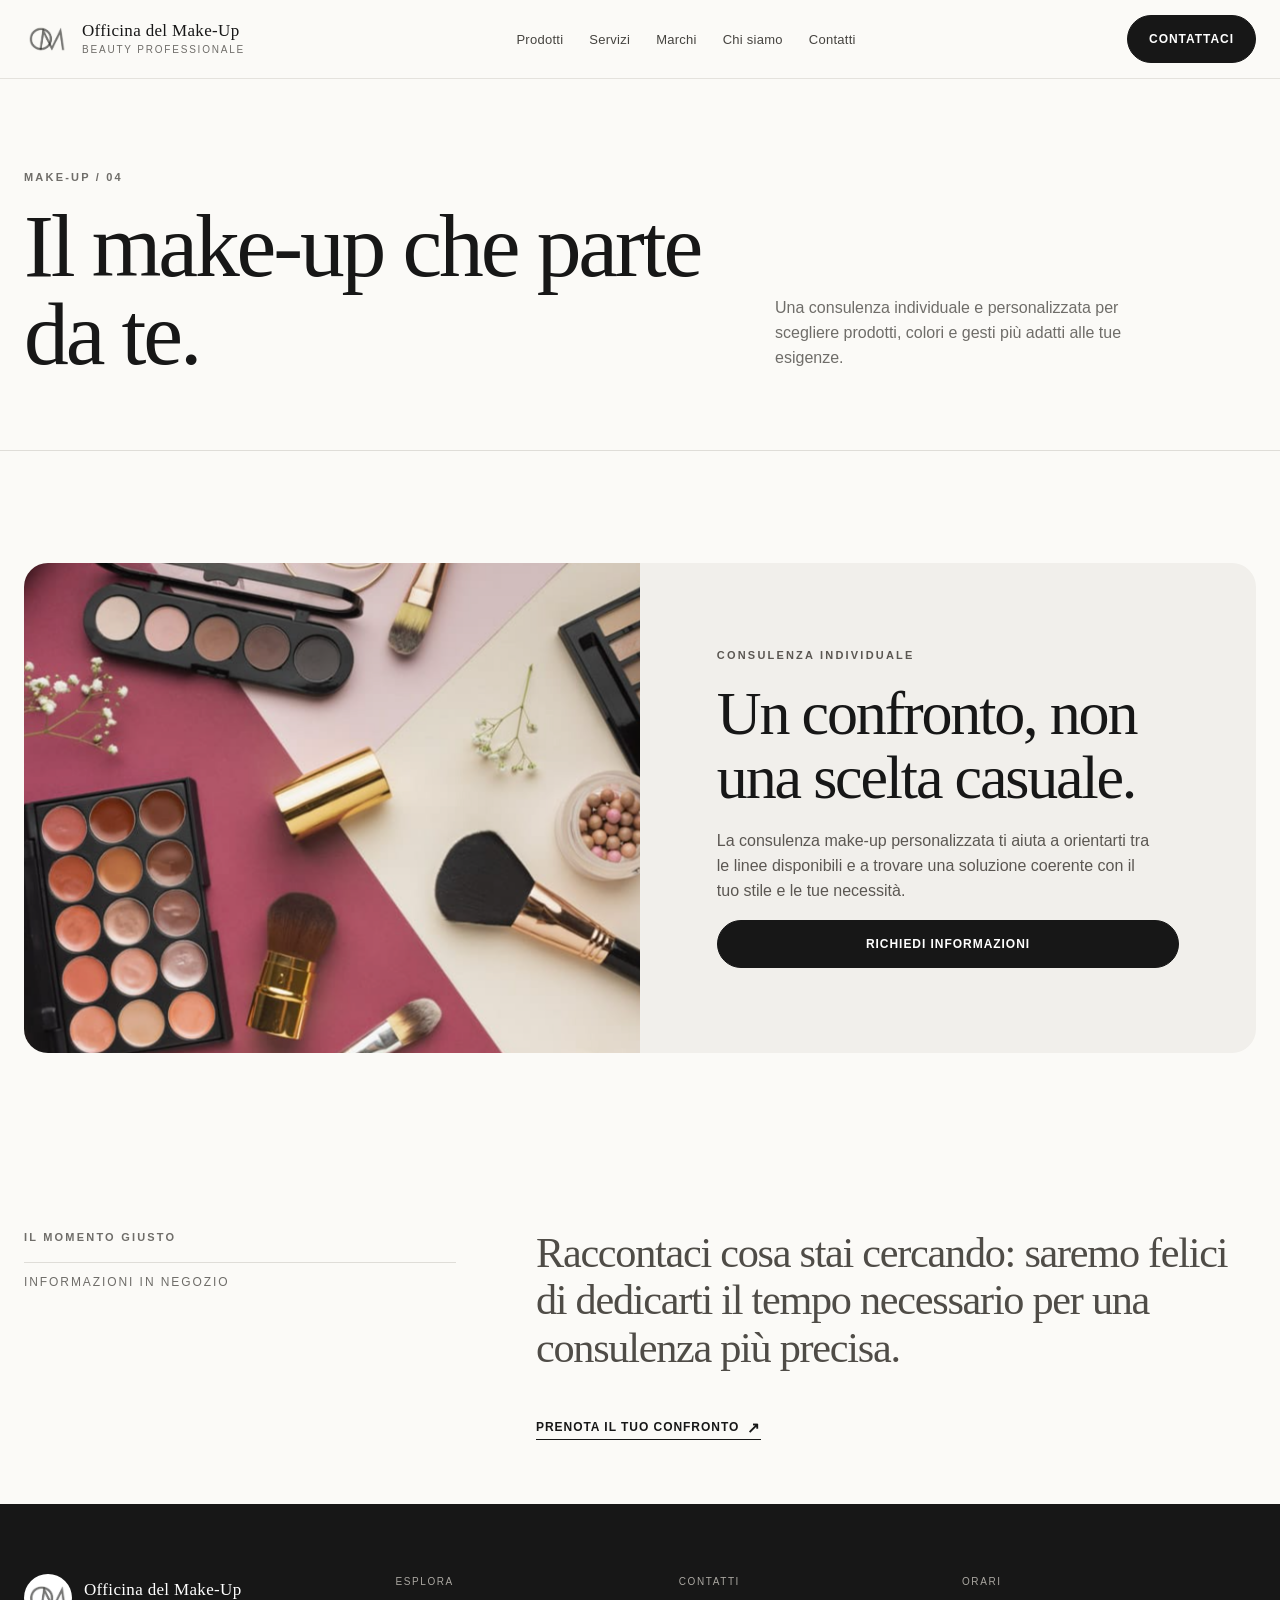
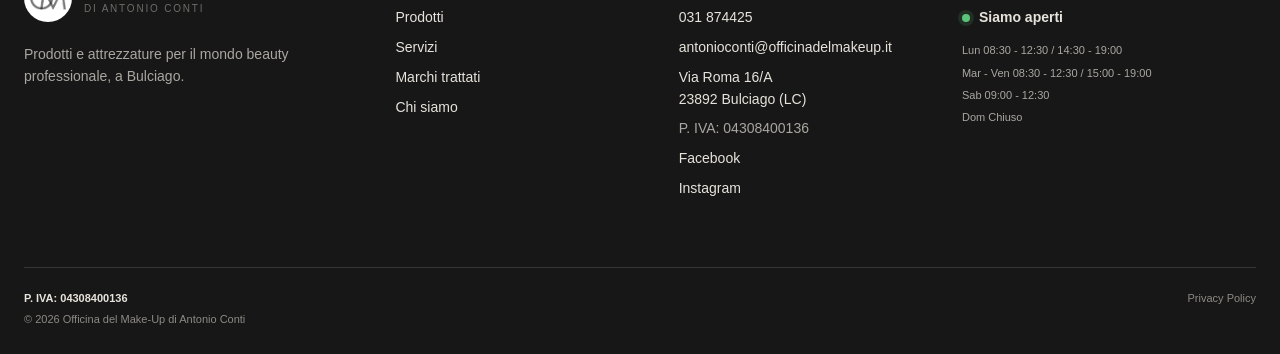
<file: makeup.html>
<!doctype html>
<html lang="it">
<head>
  <meta charset="utf-8">
  <meta name="viewport" content="width=device-width, initial-scale=1">
  <title>Consulenza make-up | Officina del Make-Up</title>
  <meta name="description" content="Consulenza make-up individuale e personalizzata presso Officina del Make-Up.">
  <meta property="og:title" content="Consulenza make-up | Officina del Make-Up">
  <meta property="og:description" content="Scopri la consulenza make-up individuale e personalizzata.">
  <meta property="og:type" content="website">
  <link rel="canonical" href="https://officinadelmakeup.it/makeup.html">
  <link rel="stylesheet" href="css/style.css">
</head>
<body>
  <a class="skip-link" href="#contenuto">Vai al contenuto</a>
  <header class="site-header"><div class="container header-inner"><a class="brand" href="index.html" aria-label="Officina del Make-Up, home"><img src="assets/logos/logo-officina.jpg" alt="Logo Officina del Make-Up"><span class="brand-text"><span class="brand-name">Officina del Make-Up</span><span class="brand-caption">Beauty professionale</span></span></a><button class="menu-toggle" type="button" aria-label="Apri menu" aria-expanded="false"><span></span></button><nav class="main-nav" aria-label="Navigazione principale"><ul><li><a href="prodotti.html">Prodotti</a></li><li><a href="servizi.html">Servizi</a></li><li><a href="marchi.html">Marchi</a></li><li><a href="chi-siamo.html">Chi siamo</a></li><li><a href="contatti.html">Contatti</a></li></ul></nav><a class="button" href="contatti.html">Contattaci</a></div></header>
  <main id="contenuto">
    <section class="page-hero"><div class="container page-hero-grid"><div><p class="eyebrow">Make-up / 04</p><h1>Il make-up che parte da te.</h1></div><p class="page-hero-intro">Una consulenza individuale e personalizzata per scegliere prodotti, colori e gesti più adatti alle tue esigenze.</p></div></section>
     <section class="section"><div class="container split-panel reveal"><div class="panel-image"><img src="images/makeup/makeup-01.png" alt="Fotografia della consulenza make-up"></div><div class="panel-copy"><p class="eyebrow">Consulenza individuale</p><h2>Un confronto, non una scelta casuale.</h2><p>La consulenza make-up personalizzata ti aiuta a orientarti tra le linee disponibili e a trovare una soluzione coerente con il tuo stile e le tue necessità.</p><a class="button" href="contatti.html">Richiedi informazioni</a></div></div></section>
    <section class="section section-sm"><div class="container intro reveal"><div><p class="eyebrow">Il momento giusto</p><div class="number-label">Informazioni in negozio</div></div><div class="intro-copy"><p>Raccontaci cosa stai cercando: saremo felici di dedicarti il tempo necessario per una consulenza più precisa.</p><a class="text-link" href="contatti.html">Prenota il tuo confronto</a></div></div></section>
  </main>
   <footer class="site-footer"><div class="container footer-top"><div><a class="footer-brand" href="index.html"><img src="assets/logos/logo-officina.jpg" alt=""><span class="brand-text"><span class="brand-name">Officina del Make-Up</span><span class="brand-caption">di Antonio Conti</span></span></a><p class="footer-copy">Prodotti e attrezzature per il mondo beauty professionale, a Bulciago.</p></div><div><p class="footer-title">Esplora</p><ul class="footer-links"><li><a href="prodotti.html">Prodotti</a></li><li><a href="servizi.html">Servizi</a></li><li><a href="marchi.html">Marchi trattati</a></li><li><a href="chi-siamo.html">Chi siamo</a></li></ul></div><div><p class="footer-title">Contatti</p><ul class="footer-links"><li><a href="tel:+39031874425">031 874425</a></li><li><a href="mailto:officina@makeup.qcom.it">officina@makeup.qcom.it</a></li><li>Via Roma 16/A<br>23892 Bulciago (LC)</li></ul></div></div><div class="container footer-bottom"><div class="footer-legal"><span class="footer-vat-line">P. IVA: 04308400136</span><span class="footer-copyright">© 2026 Officina del Make-Up di Antonio Conti</span></div><span><a href="privacy.html">Privacy Policy</a></span></div></footer>
  <script src="js/script.js"></script>
</body>
</html>
</file>
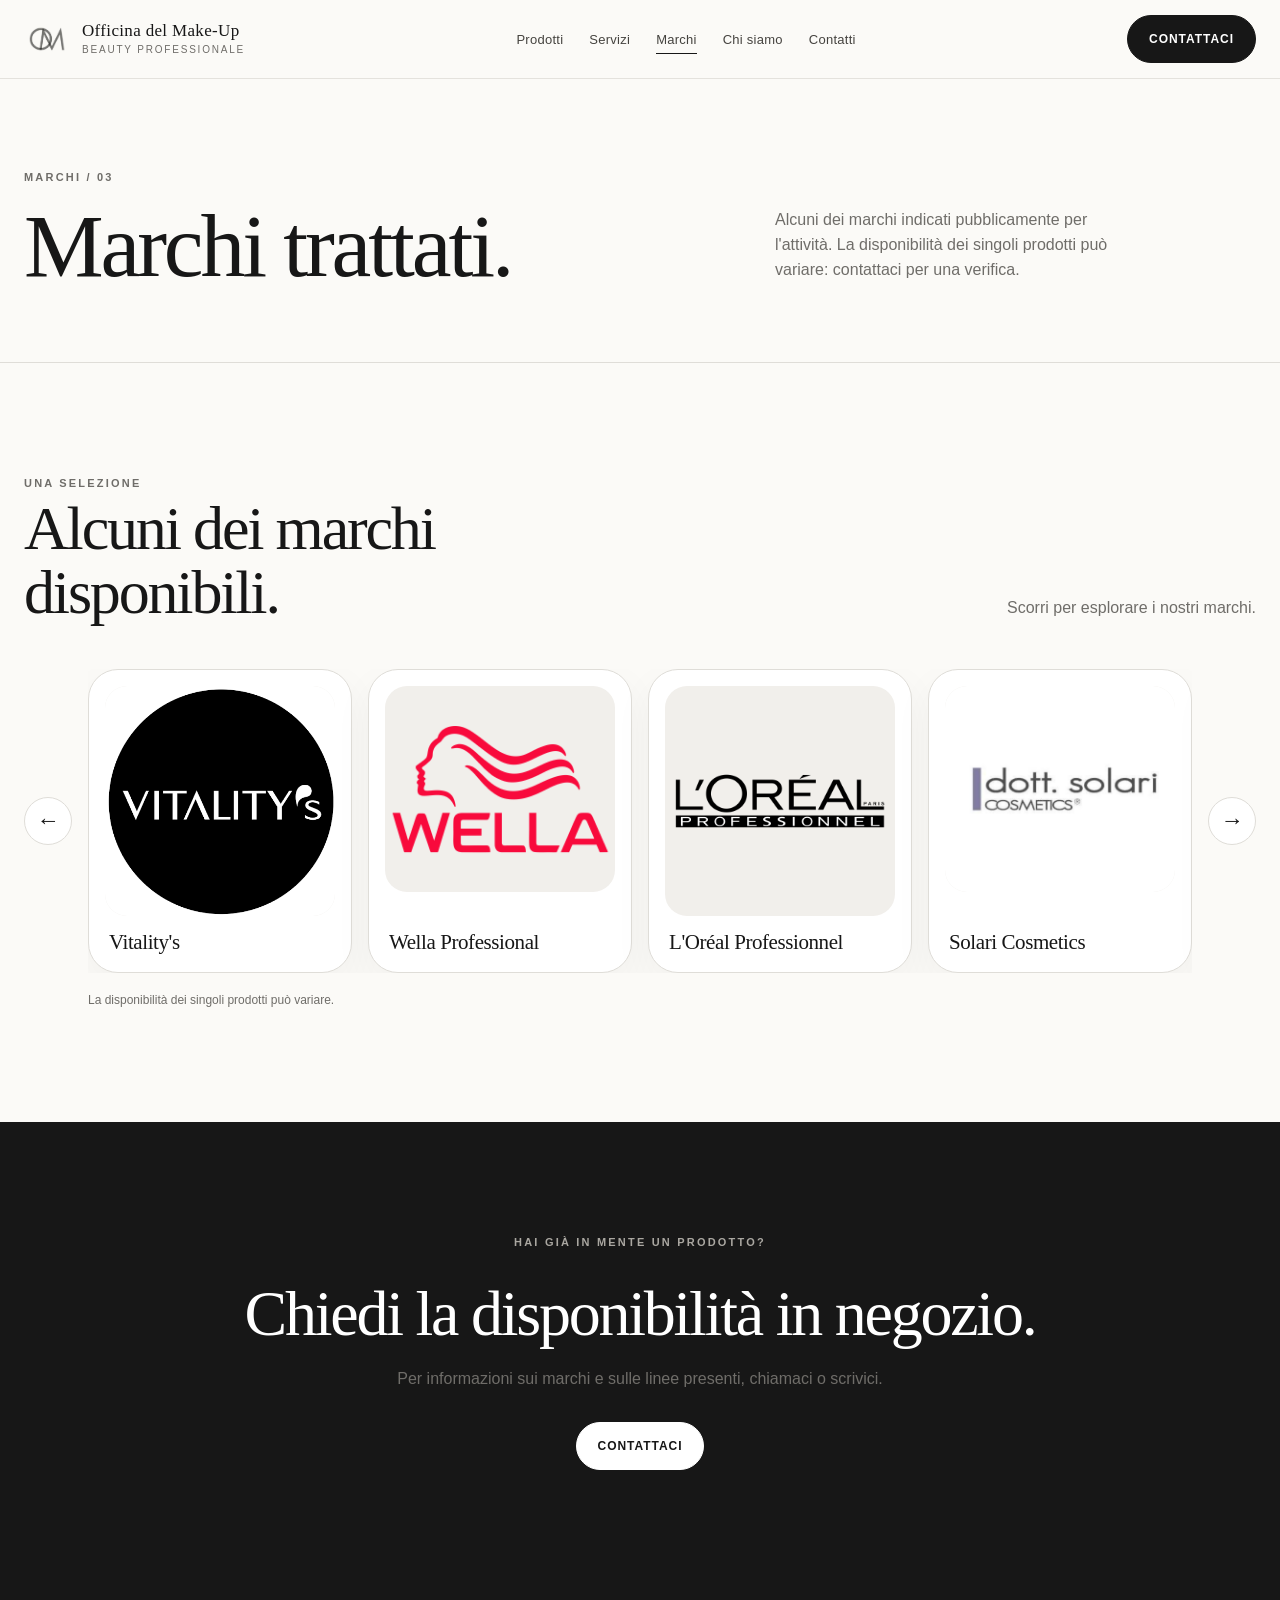
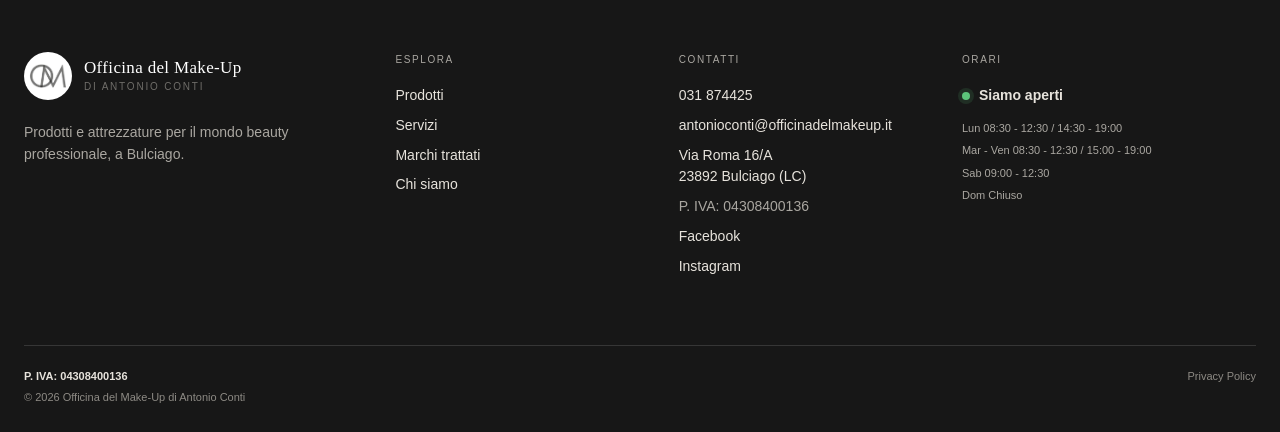
<file: marchi.html>
<!doctype html>
<html lang="it">
<head>
  <meta charset="utf-8">
  <meta name="viewport" content="width=device-width, initial-scale=1">
  <title>Marchi trattati | Officina del Make-Up</title>
  <meta name="description" content="Alcuni dei marchi trattati da Officina del Make-Up per il mondo beauty professionale.">
  <meta property="og:title" content="Marchi trattati | Officina del Make-Up">
  <meta property="og:description" content="Alcuni dei marchi disponibili presso Officina del Make-Up.">
  <meta property="og:type" content="website">
  <link rel="canonical" href="https://officinadelmakeup.it/marchi.html">
  <link rel="stylesheet" href="css/style.css">
</head>
<body>
  <a class="skip-link" href="#contenuto">Vai al contenuto</a>
  <header class="site-header"><div class="container header-inner"><a class="brand" href="index.html" aria-label="Officina del Make-Up, home"><img src="assets/logos/logo-officina.jpg" alt="Logo Officina del Make-Up"><span class="brand-text"><span class="brand-name">Officina del Make-Up</span><span class="brand-caption">Beauty professionale</span></span></a><button class="menu-toggle" type="button" aria-label="Apri menu" aria-expanded="false"><span></span></button><nav class="main-nav" aria-label="Navigazione principale"><ul><li><a href="prodotti.html">Prodotti</a></li><li><a href="servizi.html">Servizi</a></li><li><a href="marchi.html" aria-current="page">Marchi</a></li><li><a href="chi-siamo.html">Chi siamo</a></li><li><a href="contatti.html">Contatti</a></li></ul></nav><a class="button" href="contatti.html">Contattaci</a></div></header>
  <main id="contenuto">
    <section class="page-hero"><div class="container page-hero-grid"><div><p class="eyebrow">Marchi / 03</p><h1>Marchi trattati.</h1></div><p class="page-hero-intro">Alcuni dei marchi indicati pubblicamente per l'attività. La disponibilità dei singoli prodotti può variare: contattaci per una verifica.</p></div></section>
     <section class="section"><div class="container"><div class="section-heading reveal"><div><p class="eyebrow">Una selezione</p><h2>Alcuni dei marchi disponibili.</h2></div><p>Scorri per esplorare i nostri marchi.</p></div><div class="brand-carousel reveal" data-brand-carousel><button class="brand-arrow" type="button" data-brand-prev aria-label="Marchio precedente">←</button><div class="brand-viewport" tabindex="0" aria-label="Marchi trattati, scorri per vedere tutti i marchi"><div class="brand-track">
       <article class="brand-card"><div class="brand-logo"><img src="images/brand/vitalitys.png" alt="Logo Vitality's" onerror="this.style.display='none';this.nextElementSibling.style.display='block'"><span class="brand-logo-fallback">Vitality's</span></div><h3>Vitality's</h3></article>
      <article class="brand-card"><div class="brand-logo"><img src="images/brand/wellaprofessional.png" alt="Logo Wella Professional" onerror="this.style.display='none';this.nextElementSibling.style.display='block'"><span class="brand-logo-fallback">Wella Professional</span></div><h3>Wella Professional</h3></article>
      <article class="brand-card"><div class="brand-logo"><img src="images/brand/lorealprofessionnel.png" alt="Logo L'Oréal Professionnel" onerror="this.style.display='none';this.nextElementSibling.style.display='block'"><span class="brand-logo-fallback">L'Oréal Professionnel</span></div><h3>L'Oréal Professionnel</h3></article>
      <article class="brand-card"><div class="brand-logo"><img src="images/brand/solaricosmetics.png" alt="Logo Solari Cosmetics" onerror="this.style.display='none';this.nextElementSibling.style.display='block'"><span class="brand-logo-fallback">Solari Cosmetics</span></div><h3>Solari Cosmetics</h3></article>
      <article class="brand-card"><div class="brand-logo"><img src="images/brand/estrosa.png" alt="Logo Estrosa" onerror="this.style.display='none';this.nextElementSibling.style.display='block'"><span class="brand-logo-fallback">Estrosa</span></div><h3>Estrosa</h3></article>
      <article class="brand-card"><div class="brand-logo"><img src="images/brand/layla.png" alt="Logo Layla" onerror="this.style.display='none';this.nextElementSibling.style.display='block'"><span class="brand-logo-fallback">Layla</span></div><h3>Layla</h3></article>
      <article class="brand-card"><div class="brand-logo"><img src="images/brand/revlon.png" alt="Logo Revlon" onerror="this.style.display='none';this.nextElementSibling.style.display='block'"><span class="brand-logo-fallback">Revlon</span></div><h3>Revlon</h3></article>
      <article class="brand-card"><div class="brand-logo"><img src="images/brand/parlux.png" alt="Logo Parlux" onerror="this.style.display='none';this.nextElementSibling.style.display='block'"><span class="brand-logo-fallback">Parlux</span></div><h3>Parlux</h3></article>
      <article class="brand-card"><div class="brand-logo"><img src="images/brand/gammapiu.png" alt="Logo Gamma Più" onerror="this.style.display='none';this.nextElementSibling.style.display='block'"><span class="brand-logo-fallback">Gamma Più</span></div><h3>Gamma Più</h3></article>
      <article class="brand-card"><div class="brand-logo"><img src="images/brand/millefiori.png" alt="Logo Millefiori" onerror="this.style.display='none';this.nextElementSibling.style.display='block'"><span class="brand-logo-fallback">Millefiori</span></div><h3>Millefiori</h3></article>
      <article class="brand-card"><div class="brand-logo"><img src="images/brand/bombcosmetics.png" alt="Logo Bomb Cosmetics" onerror="this.style.display='none';this.nextElementSibling.style.display='block'"><span class="brand-logo-fallback">Bomb Cosmetics</span></div><h3>Bomb Cosmetics</h3></article>
      <article class="brand-card"><div class="brand-logo"><img src="images/brand/marlu.png" alt="Logo Marlu'" onerror="this.style.display='none';this.nextElementSibling.style.display='block'"><span class="brand-logo-fallback">Marlu'</span></div><h3>Marlu'</h3></article>
      <article class="brand-card"><div class="brand-logo"><img src="images/brand/camomilla.png" alt="Logo Camomilla" onerror="this.style.display='none';this.nextElementSibling.style.display='block'"><span class="brand-logo-fallback">Camomilla</span></div><h3>Camomilla</h3></article>
      <article class="brand-card"><div class="brand-logo"><img src="images/brand/nali.png" alt="Logo Nali'" onerror="this.style.display='none';this.nextElementSibling.style.display='block'"><span class="brand-logo-fallback">Nali'</span></div><h3>Nali'</h3></article>
     </div></div><button class="brand-arrow" type="button" data-brand-next aria-label="Marchio successivo">→</button></div><p class="brand-carousel-note">La disponibilità dei singoli prodotti può variare.</p></div></section>
    <section class="section section-dark"><div class="container quote-block reveal"><p class="eyebrow">Hai già in mente un prodotto?</p><h2>Chiedi la disponibilità in negozio.</h2><p>Per informazioni sui marchi e sulle linee presenti, chiamaci o scrivici.</p><a class="button button-light" href="contatti.html">Contattaci</a></div></section>
  </main>
   <footer class="site-footer"><div class="container footer-top"><div><a class="footer-brand" href="index.html"><img src="assets/logos/logo-officina.jpg" alt=""><span class="brand-text"><span class="brand-name">Officina del Make-Up</span><span class="brand-caption">di Antonio Conti</span></span></a><p class="footer-copy">Prodotti e attrezzature per il mondo beauty professionale, a Bulciago.</p></div><div><p class="footer-title">Esplora</p><ul class="footer-links"><li><a href="prodotti.html">Prodotti</a></li><li><a href="servizi.html">Servizi</a></li><li><a href="marchi.html">Marchi trattati</a></li><li><a href="chi-siamo.html">Chi siamo</a></li></ul></div><div><p class="footer-title">Contatti</p><ul class="footer-links"><li><a href="tel:+39031874425">031 874425</a></li><li><a href="mailto:officina@makeup.qcom.it">officina@makeup.qcom.it</a></li><li>Via Roma 16/A<br>23892 Bulciago (LC)</li></ul></div></div><div class="container footer-bottom"><div class="footer-legal"><span class="footer-vat-line">P. IVA: 04308400136</span><span class="footer-copyright">© 2026 Officina del Make-Up di Antonio Conti</span></div><span><a href="privacy.html">Privacy Policy</a></span></div></footer>
  <script src="js/script.js"></script>
</body>
</html>
</file>
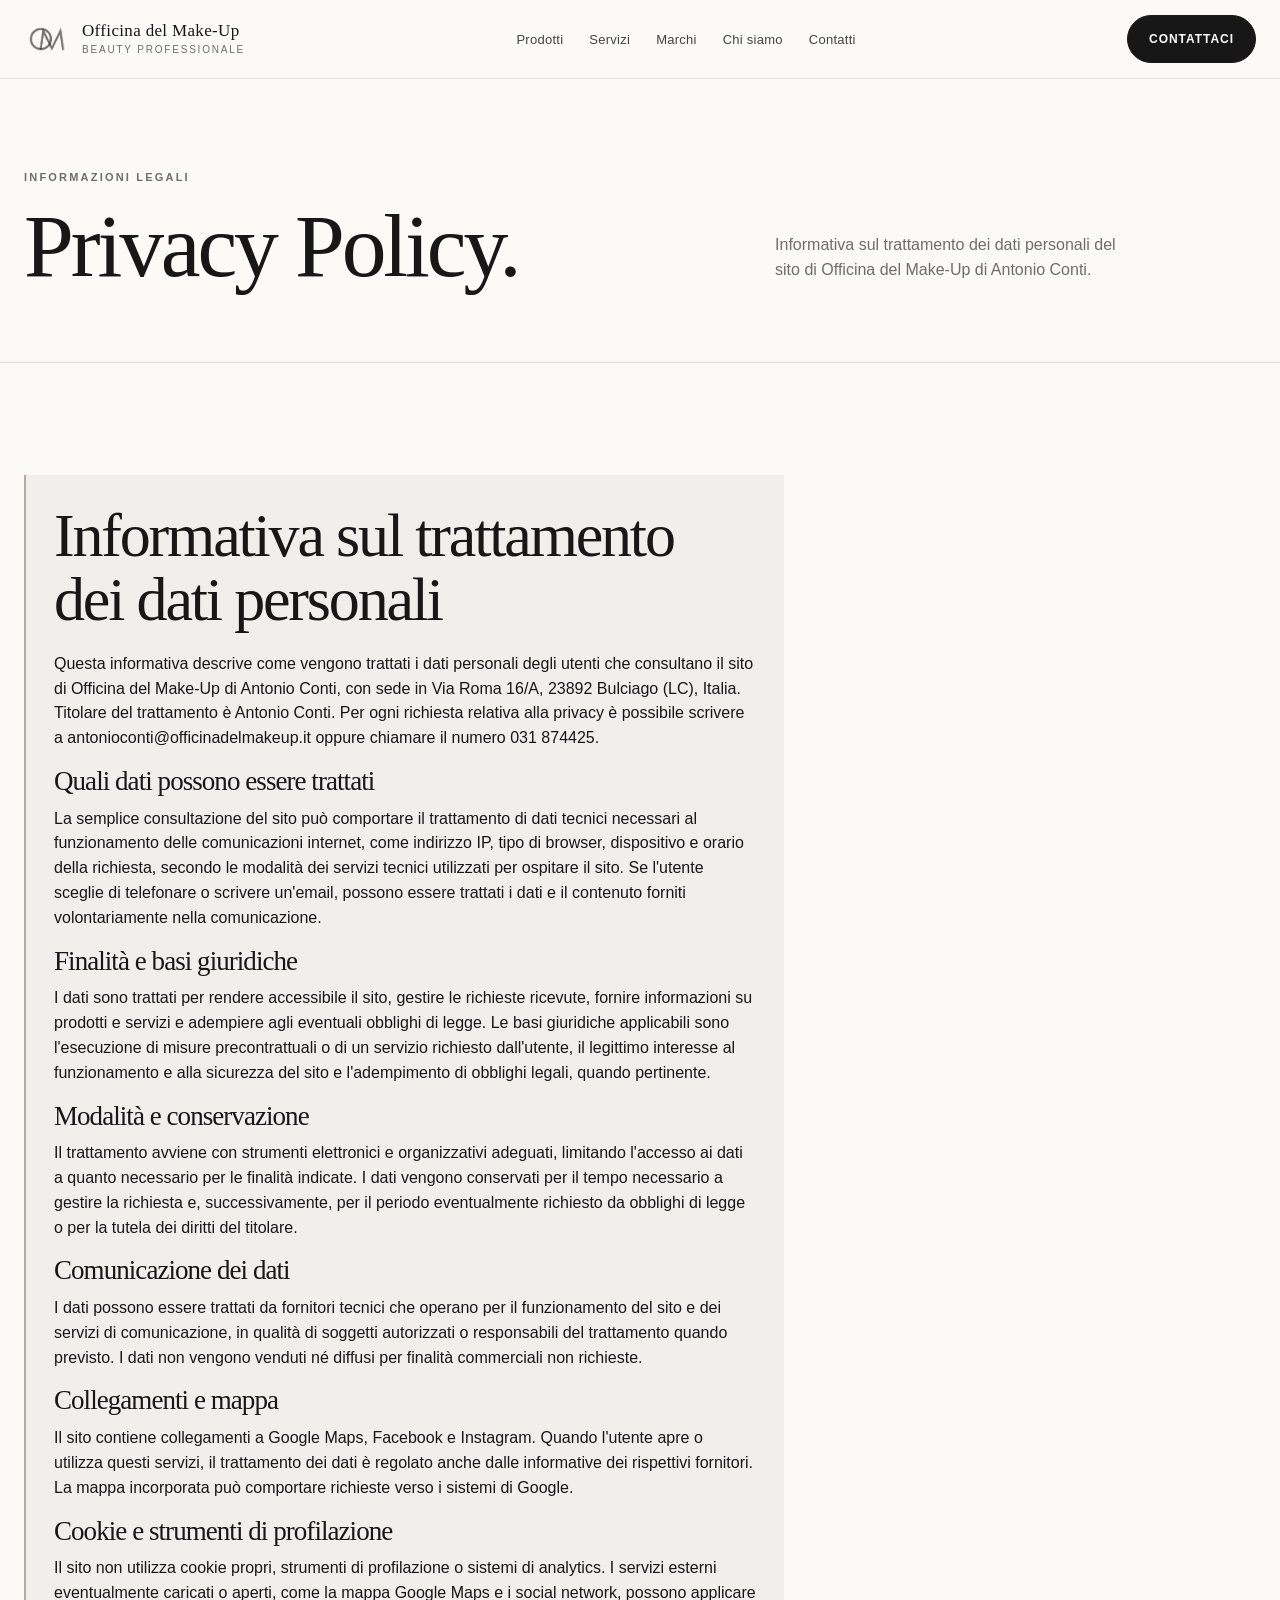
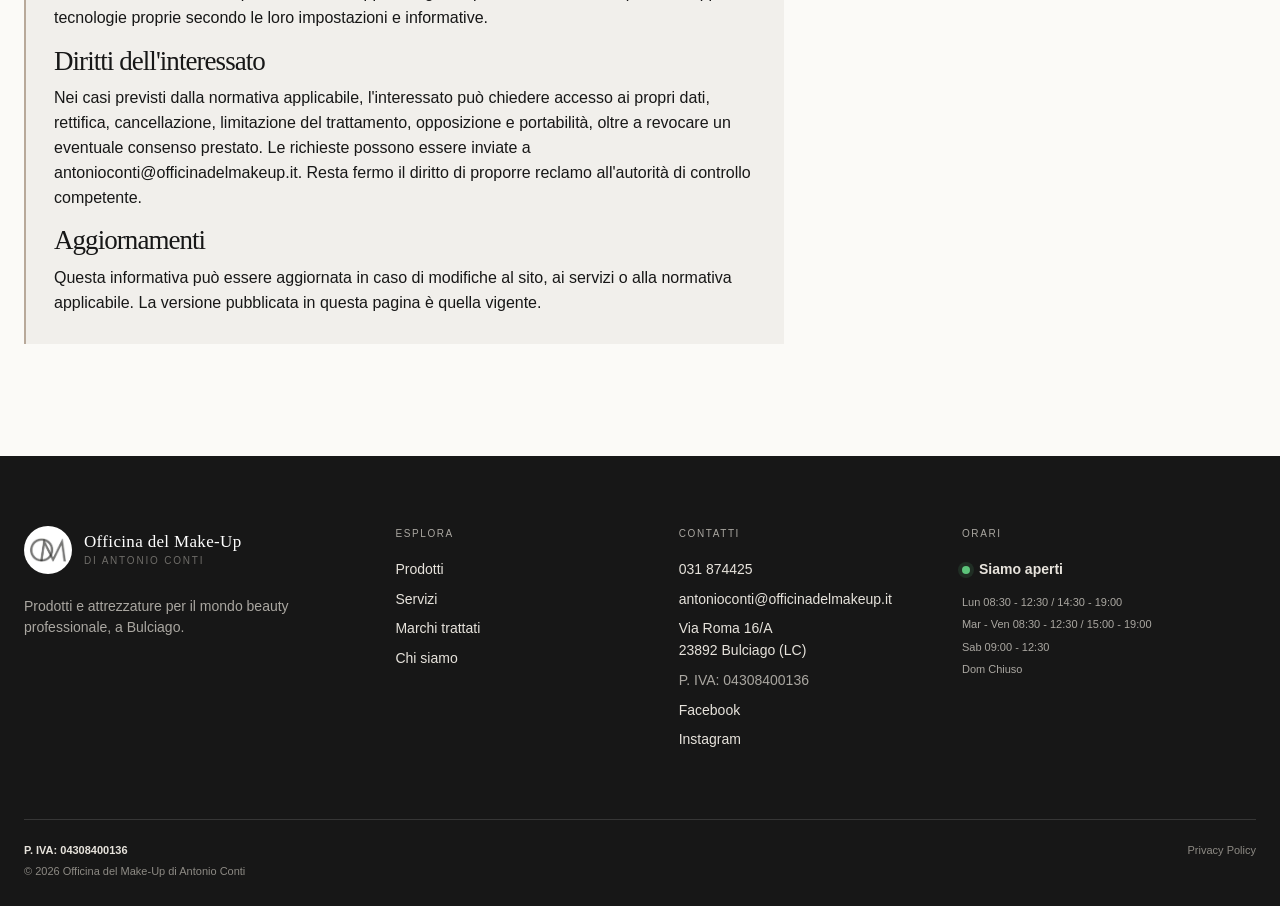
<file: privacy.html>
<!doctype html>
<html lang="it">
<head>
  <meta charset="utf-8">
  <meta name="viewport" content="width=device-width, initial-scale=1">
  <title>Privacy Policy | Officina del Make-Up</title>
  <meta name="description" content="Pagina predisposta per la Privacy Policy di Officina del Make-Up.">
  <link rel="stylesheet" href="css/style.css">
</head>
<body>
  <a class="skip-link" href="#contenuto">Vai al contenuto</a>
  <header class="site-header"><div class="container header-inner"><a class="brand" href="index.html" aria-label="Officina del Make-Up, home"><img src="assets/logos/logo-officina.jpg" alt="Logo Officina del Make-Up"><span class="brand-text"><span class="brand-name">Officina del Make-Up</span><span class="brand-caption">Beauty professionale</span></span></a><button class="menu-toggle" type="button" aria-label="Apri menu" aria-expanded="false"><span></span></button><nav class="main-nav" aria-label="Navigazione principale"><ul><li><a href="prodotti.html">Prodotti</a></li><li><a href="servizi.html">Servizi</a></li><li><a href="marchi.html">Marchi</a></li><li><a href="chi-siamo.html">Chi siamo</a></li><li><a href="contatti.html">Contatti</a></li></ul></nav><a class="button" href="contatti.html">Contattaci</a></div></header>
  <main id="contenuto">
    <section class="page-hero"><div class="container page-hero-grid"><div><p class="eyebrow">Informazioni legali</p><h1>Privacy Policy.</h1></div><p class="page-hero-intro">Informativa sul trattamento dei dati personali del sito di Officina del Make-Up di Antonio Conti.</p></div></section>
    <section class="section"><div class="container"><div class="legal-box">
      <h2>Informativa sul trattamento dei dati personali</h2>
      <p>Questa informativa descrive come vengono trattati i dati personali degli utenti che consultano il sito di Officina del Make-Up di Antonio Conti, con sede in Via Roma 16/A, 23892 Bulciago (LC), Italia. Titolare del trattamento è Antonio Conti. Per ogni richiesta relativa alla privacy è possibile scrivere a <a href="mailto:antonioconti@officinadelmakeup.it">antonioconti@officinadelmakeup.it</a> oppure chiamare il numero 031 874425.</p>
      <h3>Quali dati possono essere trattati</h3>
      <p>La semplice consultazione del sito può comportare il trattamento di dati tecnici necessari al funzionamento delle comunicazioni internet, come indirizzo IP, tipo di browser, dispositivo e orario della richiesta, secondo le modalità dei servizi tecnici utilizzati per ospitare il sito. Se l'utente sceglie di telefonare o scrivere un'email, possono essere trattati i dati e il contenuto forniti volontariamente nella comunicazione.</p>
      <h3>Finalità e basi giuridiche</h3>
      <p>I dati sono trattati per rendere accessibile il sito, gestire le richieste ricevute, fornire informazioni su prodotti e servizi e adempiere agli eventuali obblighi di legge. Le basi giuridiche applicabili sono l'esecuzione di misure precontrattuali o di un servizio richiesto dall'utente, il legittimo interesse al funzionamento e alla sicurezza del sito e l'adempimento di obblighi legali, quando pertinente.</p>
      <h3>Modalità e conservazione</h3>
      <p>Il trattamento avviene con strumenti elettronici e organizzativi adeguati, limitando l'accesso ai dati a quanto necessario per le finalità indicate. I dati vengono conservati per il tempo necessario a gestire la richiesta e, successivamente, per il periodo eventualmente richiesto da obblighi di legge o per la tutela dei diritti del titolare.</p>
      <h3>Comunicazione dei dati</h3>
      <p>I dati possono essere trattati da fornitori tecnici che operano per il funzionamento del sito e dei servizi di comunicazione, in qualità di soggetti autorizzati o responsabili del trattamento quando previsto. I dati non vengono venduti né diffusi per finalità commerciali non richieste.</p>
      <h3>Collegamenti e mappa</h3>
      <p>Il sito contiene collegamenti a Google Maps, Facebook e Instagram. Quando l'utente apre o utilizza questi servizi, il trattamento dei dati è regolato anche dalle informative dei rispettivi fornitori. La mappa incorporata può comportare richieste verso i sistemi di Google.</p>
      <h3>Cookie e strumenti di profilazione</h3>
      <p>Il sito non utilizza cookie propri, strumenti di profilazione o sistemi di analytics. I servizi esterni eventualmente caricati o aperti, come la mappa Google Maps e i social network, possono applicare tecnologie proprie secondo le loro impostazioni e informative.</p>
      <h3>Diritti dell'interessato</h3>
      <p>Nei casi previsti dalla normativa applicabile, l'interessato può chiedere accesso ai propri dati, rettifica, cancellazione, limitazione del trattamento, opposizione e portabilità, oltre a revocare un eventuale consenso prestato. Le richieste possono essere inviate a <a href="mailto:antonioconti@officinadelmakeup.it">antonioconti@officinadelmakeup.it</a>. Resta fermo il diritto di proporre reclamo all'autorità di controllo competente.</p>
      <h3>Aggiornamenti</h3>
      <p>Questa informativa può essere aggiornata in caso di modifiche al sito, ai servizi o alla normativa applicabile. La versione pubblicata in questa pagina è quella vigente.</p>
    </div></div></section>
  </main>
  <footer class="site-footer"><div class="container footer-top"><div><a class="footer-brand" href="index.html"><img src="assets/logos/logo-officina.jpg" alt=""><span class="brand-text"><span class="brand-name">Officina del Make-Up</span><span class="brand-caption">di Antonio Conti</span></span></a><p class="footer-copy">Prodotti e attrezzature per il mondo beauty professionale, a Bulciago.</p></div><div><p class="footer-title">Esplora</p><ul class="footer-links"><li><a href="prodotti.html">Prodotti</a></li><li><a href="servizi.html">Servizi</a></li><li><a href="marchi.html">Marchi trattati</a></li><li><a href="chi-siamo.html">Chi siamo</a></li></ul></div><div><p class="footer-title">Contatti</p><ul class="footer-links"><li><a href="tel:+39031874425">031 874425</a></li><li><a href="mailto:officina@makeup.qcom.it">officina@makeup.qcom.it</a></li><li>Via Roma 16/A<br>23892 Bulciago (LC)</li></ul></div></div><div class="container footer-bottom"><div class="footer-legal"><span class="footer-vat-line">P. IVA: 04308400136</span><span class="footer-copyright">© 2026 Officina del Make-Up di Antonio Conti</span></div><span><a href="privacy.html">Privacy Policy</a></span></div></footer>
  <script src="js/script.js"></script>
</body>
</html>
</file>
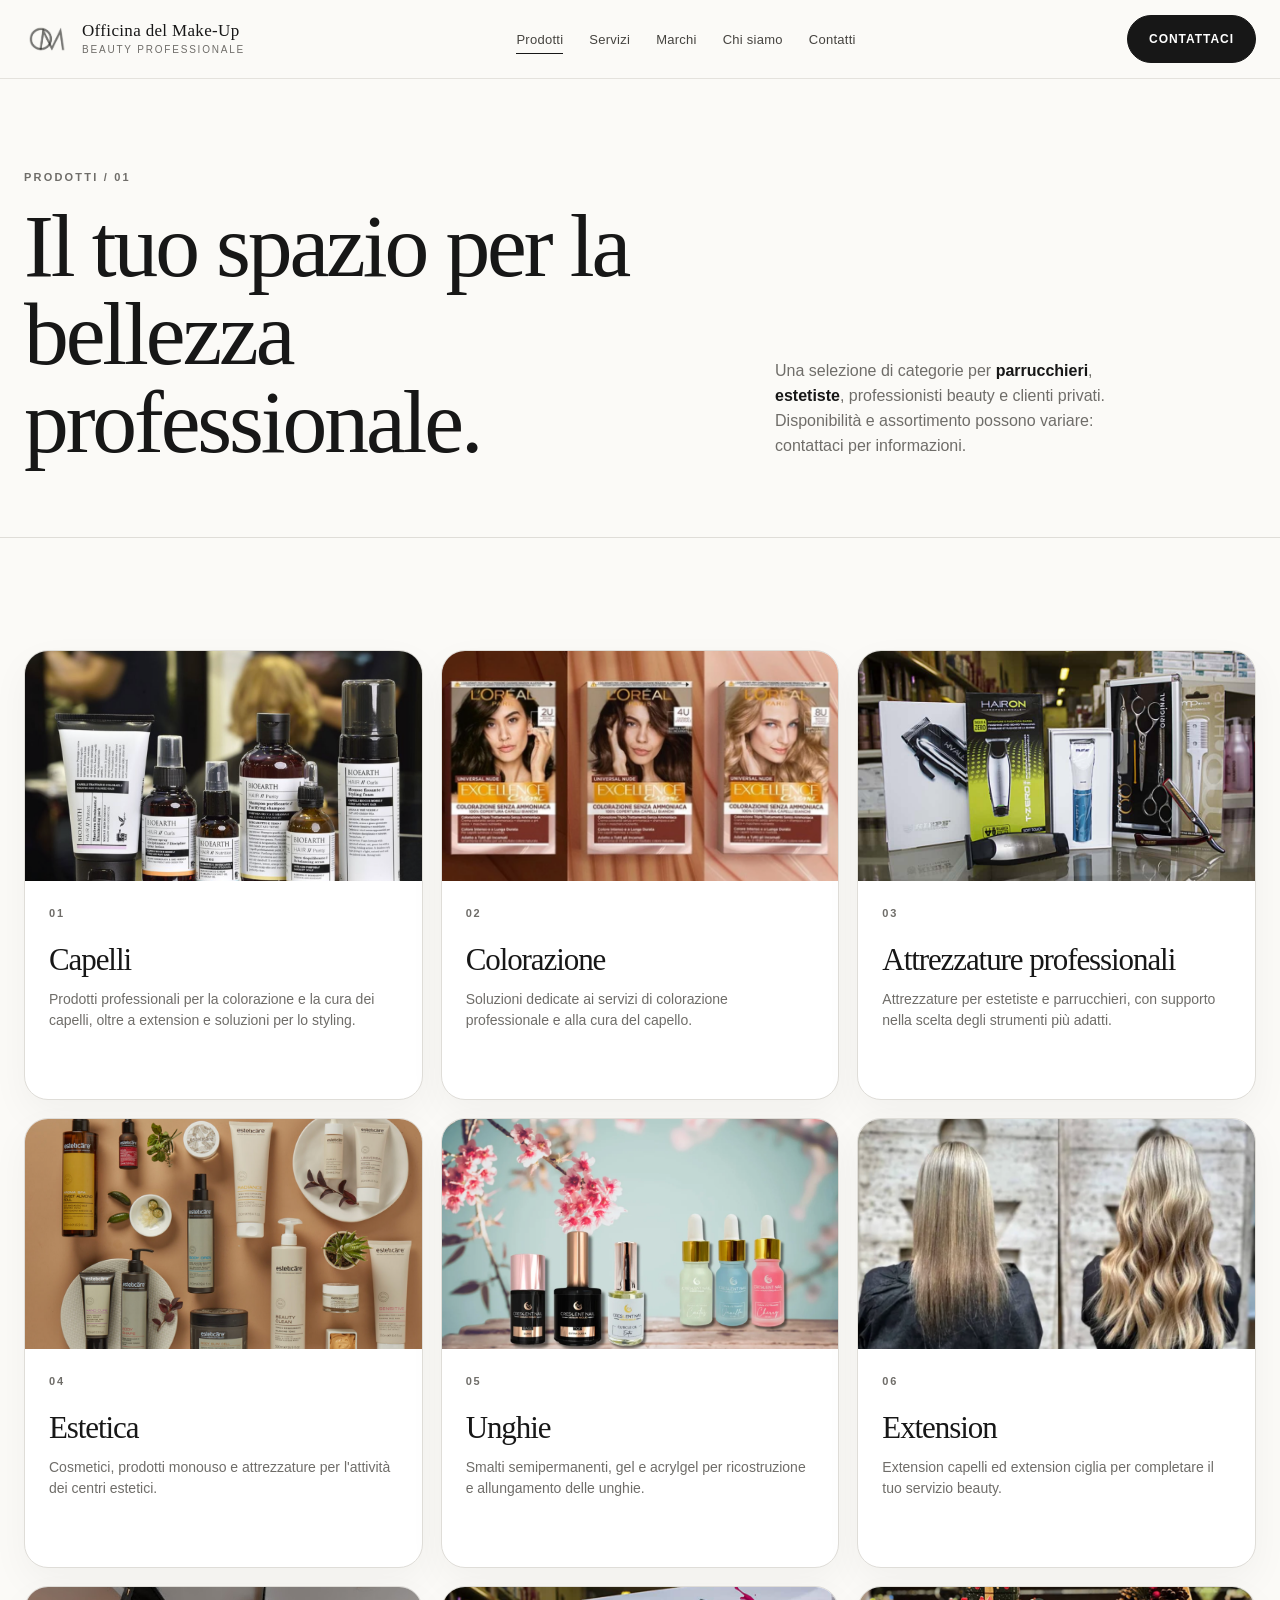
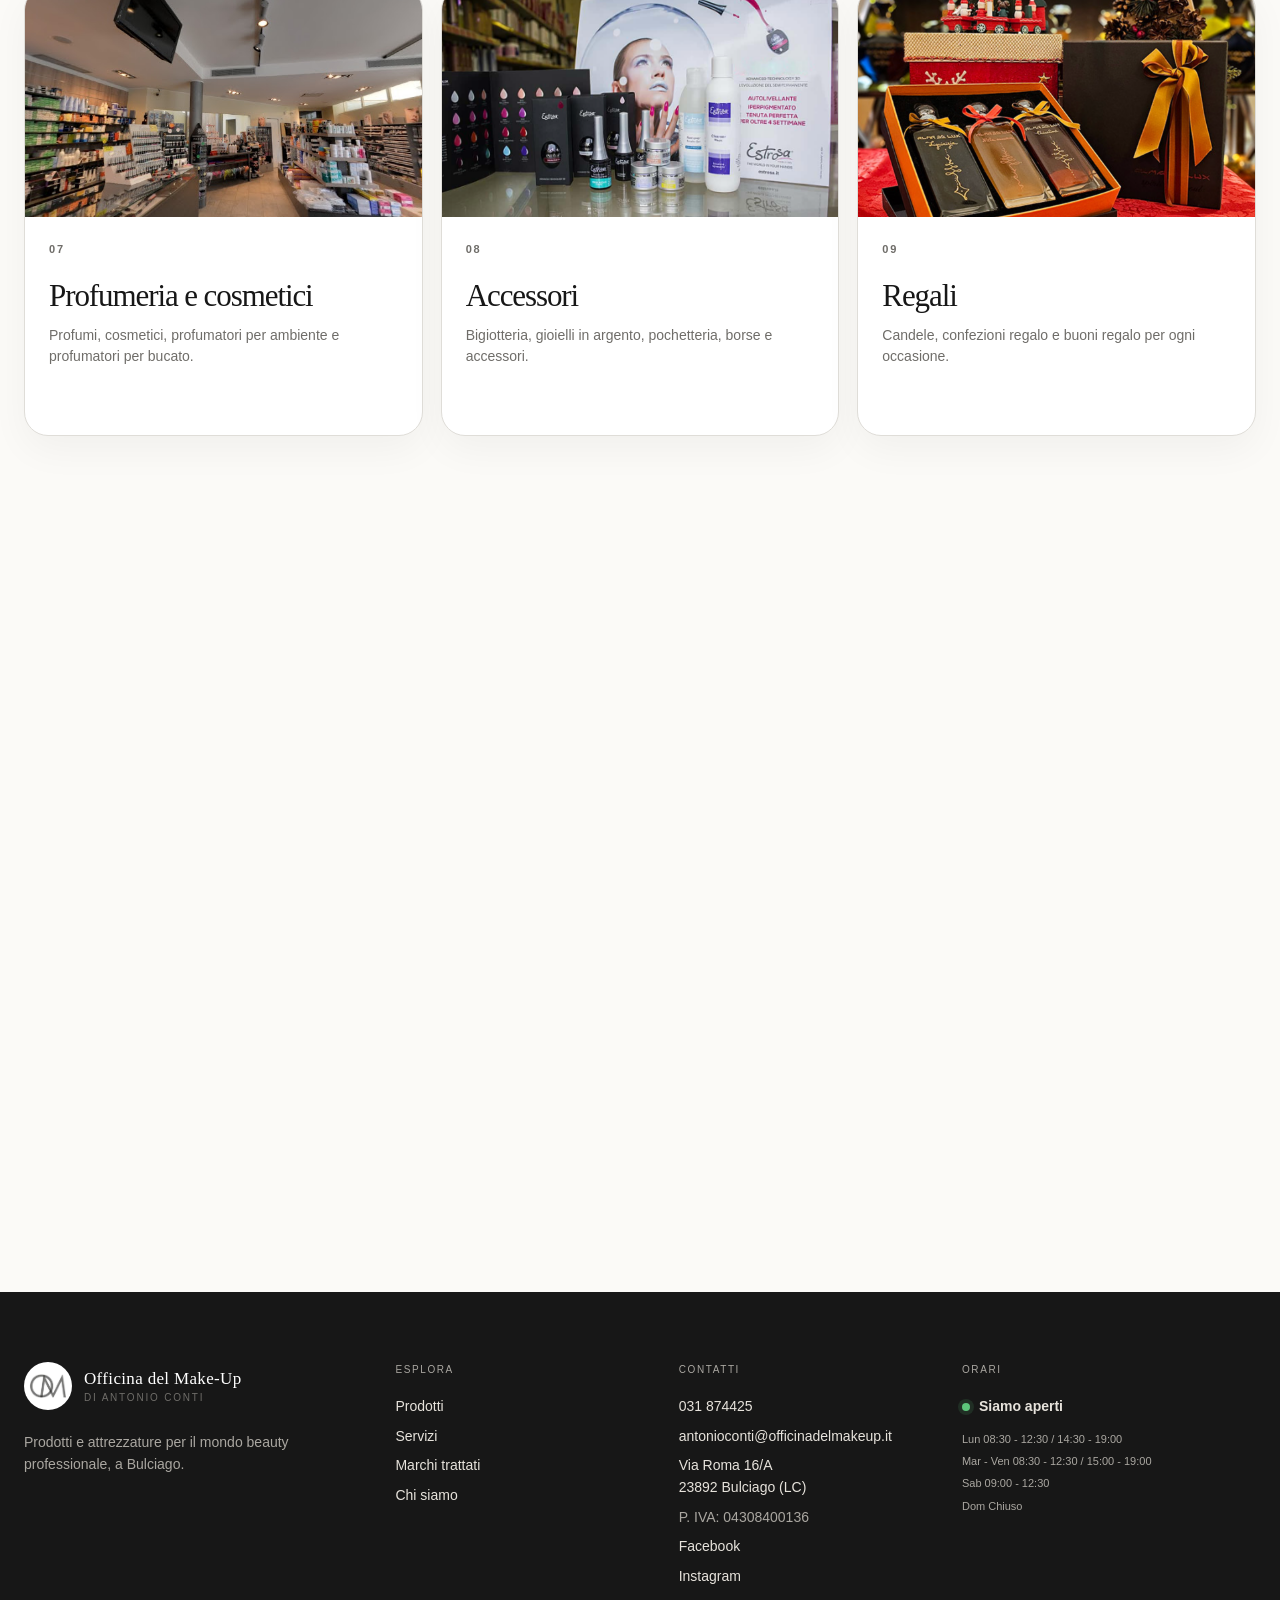
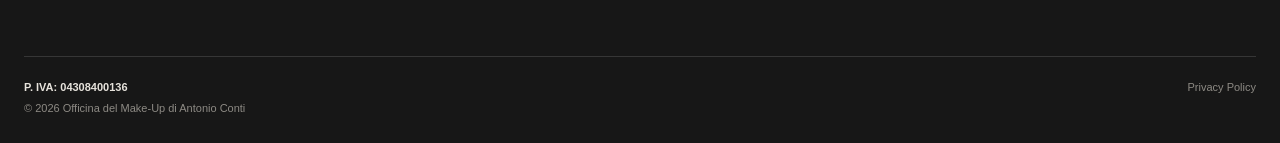
<file: prodotti.html>
<!doctype html>
<html lang="it">
<head>
  <meta charset="utf-8">
  <meta name="viewport" content="width=device-width, initial-scale=1">
  <title>Prodotti | Officina del Make-Up</title>
  <meta name="description" content="Categorie di prodotti professionali per capelli, estetica, make-up, unghie, profumeria e accessori.">
  <meta property="og:title" content="Prodotti | Officina del Make-Up">
  <meta property="og:description" content="Soluzioni beauty per professionisti e clienti privati.">
  <meta property="og:type" content="website">
  <link rel="canonical" href="https://officinadelmakeup.it/prodotti.html">
  <link rel="stylesheet" href="css/style.css">
</head>
<body>
  <a class="skip-link" href="#contenuto">Vai al contenuto</a>
  <header class="site-header"><div class="container header-inner">
    <a class="brand" href="index.html" aria-label="Officina del Make-Up, home"><img src="assets/logos/logo-officina.jpg" alt="Logo Officina del Make-Up"><span class="brand-text"><span class="brand-name">Officina del Make-Up</span><span class="brand-caption">Beauty professionale</span></span></a>
    <button class="menu-toggle" type="button" aria-label="Apri menu" aria-expanded="false"><span></span></button>
    <nav class="main-nav" aria-label="Navigazione principale"><ul><li><a href="prodotti.html" aria-current="page">Prodotti</a></li><li><a href="servizi.html">Servizi</a></li><li><a href="marchi.html">Marchi</a></li><li><a href="chi-siamo.html">Chi siamo</a></li><li><a href="contatti.html">Contatti</a></li></ul></nav>
    <a class="button" href="contatti.html">Contattaci</a>
  </div></header>
  <main id="contenuto">
     <section class="page-hero"><div class="container page-hero-grid"><div><p class="eyebrow">Prodotti / 01</p><h1>Il tuo spazio per la bellezza professionale.</h1></div><p class="page-hero-intro">Una selezione di categorie per <strong>parrucchieri</strong>, <strong>estetiste</strong>, professionisti beauty e clienti privati. Disponibilità e assortimento possono variare: contattaci per informazioni.</p></div></section>
    <section class="section"><div class="container">
       <div class="product-grid">
         <article class="product-card reveal" id="capelli"><div class="product-image"><img src="images/prodotti/capelli-01.png" alt="Prodotti professionali per capelli"></div><div class="product-content"><span class="product-index">01</span><h2>Capelli</h2><p>Prodotti professionali per la colorazione e la cura dei capelli, oltre a extension e soluzioni per lo styling.</p></div></article>
         <article class="product-card reveal" id="colorazione"><div class="product-image"><img src="images/prodotti/colorazione-01.png" alt="Prodotti professionali per la colorazione"></div><div class="product-content"><span class="product-index">02</span><h2>Colorazione</h2><p>Soluzioni dedicate ai servizi di colorazione professionale e alla cura del capello.</p></div></article>
         <article class="product-card reveal"><div class="product-image"><img src="images/prodotti/attrezzature/attrezzature-01.png" alt="Attrezzature professionali, immagine esempio da sostituire"></div><div class="product-content"><span class="product-index">03</span><h2>Attrezzature professionali</h2><p>Attrezzature per estetiste e parrucchieri, con supporto nella scelta degli strumenti più adatti.</p></div></article>
         <article class="product-card reveal" id="estetica"><div class="product-image"><img src="images/estetica/estetica-01.png" alt="Prodotti professionali per estetica"></div><div class="product-content"><span class="product-index">04</span><h2>Estetica</h2><p>Cosmetici, prodotti monouso e attrezzature per l'attività dei centri estetici.</p></div></article>
         <article class="product-card reveal" id="unghie"><div class="product-image"><img src="images/prodotti/unghie/unghie-01.png" alt="Prodotti per unghie, immagine esempio da sostituire"></div><div class="product-content"><span class="product-index">05</span><h2>Unghie</h2><p>Smalti semipermanenti, gel e acrylgel per ricostruzione e allungamento delle unghie.</p></div></article>
         <article class="product-card reveal"><div class="product-image"><img src="images/prodotti/extension/extension-01.png" alt="Extension, immagine esempio da sostituire"></div><div class="product-content"><span class="product-index">06</span><h2>Extension</h2><p>Extension capelli ed extension ciglia per completare il tuo servizio beauty.</p></div></article>
         <article class="product-card reveal" id="profumeria"><div class="product-image"><img src="images/negozio/negozio-01.png" alt="Profumeria e cosmetici"></div><div class="product-content"><span class="product-index">07</span><h2>Profumeria e cosmetici</h2><p>Profumi, cosmetici, profumatori per ambiente e profumatori per bucato.</p></div></article>
         <article class="product-card reveal"><div class="product-image"><img src="images/accessori/accessori-01.png" alt="Accessori beauty"></div><div class="product-content"><span class="product-index">08</span><h2>Accessori</h2><p>Bigiotteria, gioielli in argento, pochetteria, borse e accessori.</p></div></article>
         <article class="product-card reveal"><div class="product-image"><img src="images/regali/regali-01.png" alt="Idee regalo, immagine esempio da sostituire"></div><div class="product-content"><span class="product-index">09</span><h2>Regali</h2><p>Candele, confezioni regalo e buoni regalo per ogni occasione.</p></div></article>
      </div>
    </div></section>
      <section class="section section-sm"><div class="container split-panel reveal"><div class="panel-image"><img src="images/scegliere/scegliere-01.png" alt="Immagine di esempio da sostituire"></div><div class="panel-copy"><p class="eyebrow">Una scelta guidata</p><h2>Non sai da dove partire?</h2><p>Passa in negozio o contattaci. Possiamo aiutarti a orientarti tra le categorie in base alle tue esigenze.</p><a class="button" href="contatti.html">Contattaci</a></div></div></section>
  </main>
     <footer class="site-footer"><div class="container footer-top"><div><a class="footer-brand" href="index.html"><img src="assets/logos/logo-officina.jpg" alt=""><span class="brand-text"><span class="brand-name">Officina del Make-Up</span><span class="brand-caption">di Antonio Conti</span></span></a><p class="footer-copy">Prodotti e attrezzature per il mondo beauty professionale, a Bulciago.</p></div><div><p class="footer-title">Esplora</p><ul class="footer-links"><li><a href="prodotti.html">Prodotti</a></li><li><a href="servizi.html">Servizi</a></li><li><a href="marchi.html">Marchi trattati</a></li><li><a href="chi-siamo.html">Chi siamo</a></li></ul></div><div><p class="footer-title">Contatti</p><ul class="footer-links"><li><a href="tel:+39031874425">031 874425</a></li><li><a href="mailto:officina@makeup.qcom.it">officina@makeup.qcom.it</a></li><li>Via Roma 16/A<br>23892 Bulciago (LC)</li></ul></div></div><div class="container footer-bottom"><div class="footer-legal"><span class="footer-vat-line">P. IVA: 04308400136</span><span class="footer-copyright">© 2026 Officina del Make-Up di Antonio Conti</span></div><span><a href="privacy.html">Privacy Policy</a></span></div></footer>
  <script src="js/script.js"></script>
</body>
</html>
</file>
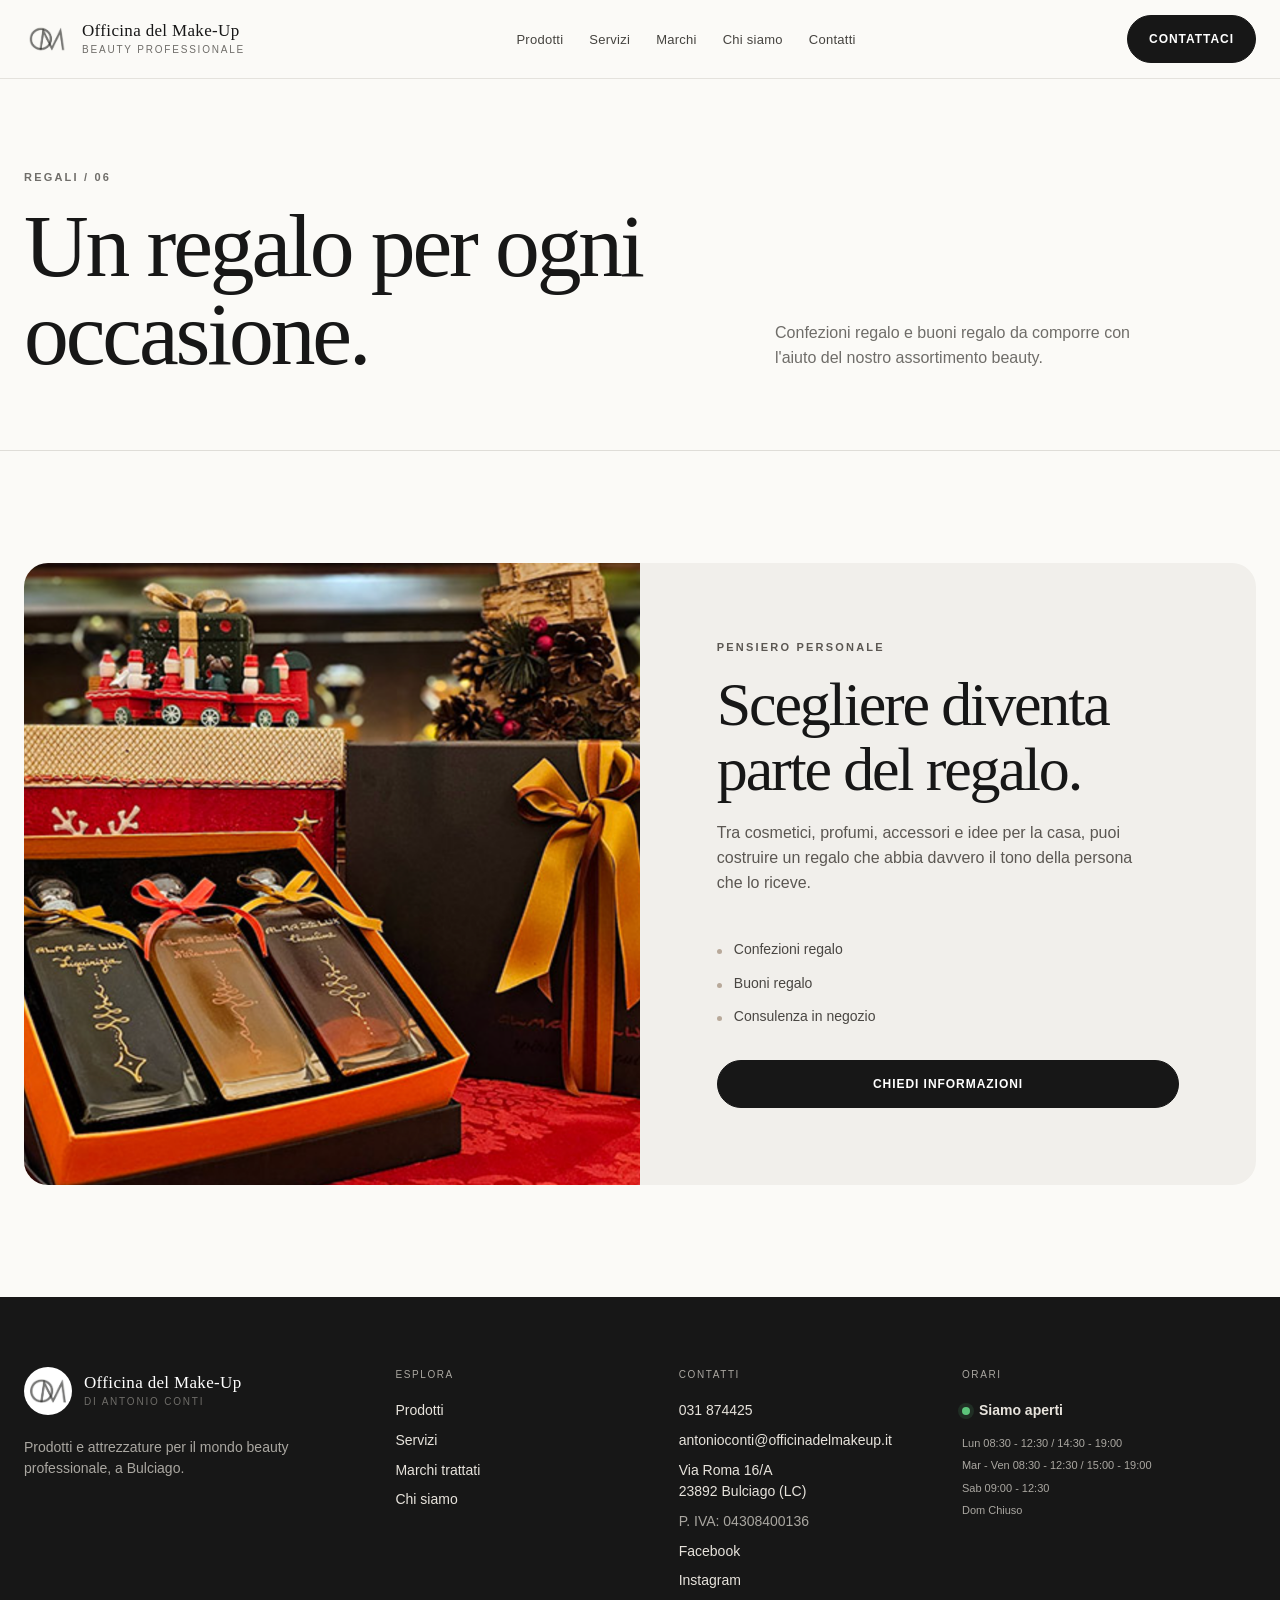
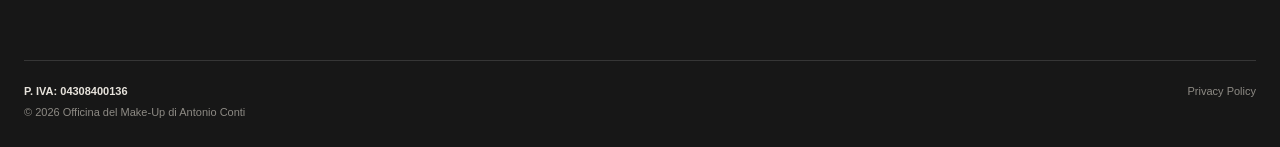
<file: regali.html>
<!doctype html>
<html lang="it">
<head>
  <meta charset="utf-8">
  <meta name="viewport" content="width=device-width, initial-scale=1">
  <title>Regali | Officina del Make-Up</title>
  <meta name="description" content="Confezioni regalo e buoni regalo per ogni occasione presso Officina del Make-Up.">
  <meta property="og:title" content="Regali | Officina del Make-Up">
  <meta property="og:description" content="Un regalo per ogni occasione, tra beauty e profumazione.">
  <meta property="og:type" content="website">
  <link rel="canonical" href="https://officinadelmakeup.it/regali.html">
  <link rel="stylesheet" href="css/style.css">
</head>
<body>
  <a class="skip-link" href="#contenuto">Vai al contenuto</a>
  <header class="site-header"><div class="container header-inner"><a class="brand" href="index.html" aria-label="Officina del Make-Up, home"><img src="assets/logos/logo-officina.jpg" alt="Logo Officina del Make-Up"><span class="brand-text"><span class="brand-name">Officina del Make-Up</span><span class="brand-caption">Beauty professionale</span></span></a><button class="menu-toggle" type="button" aria-label="Apri menu" aria-expanded="false"><span></span></button><nav class="main-nav" aria-label="Navigazione principale"><ul><li><a href="prodotti.html">Prodotti</a></li><li><a href="servizi.html">Servizi</a></li><li><a href="marchi.html">Marchi</a></li><li><a href="chi-siamo.html">Chi siamo</a></li><li><a href="contatti.html">Contatti</a></li></ul></nav><a class="button" href="contatti.html">Contattaci</a></div></header>
  <main id="contenuto">
    <section class="page-hero"><div class="container page-hero-grid"><div><p class="eyebrow">Regali / 06</p><h1>Un regalo per ogni occasione.</h1></div><p class="page-hero-intro">Confezioni regalo e buoni regalo da comporre con l'aiuto del nostro assortimento beauty.</p></div></section>
     <section class="section"><div class="container split-panel reveal"><div class="panel-image"><img src="images/regali/regali-01.png" alt="Fotografia di confezioni regalo, immagine esempio da sostituire"></div><div class="panel-copy"><p class="eyebrow">Pensiero personale</p><h2>Scegliere diventa parte del regalo.</h2><p>Tra cosmetici, profumi, accessori e idee per la casa, puoi costruire un regalo che abbia davvero il tono della persona che lo riceve.</p><ul class="check-list"><li>Confezioni regalo</li><li>Buoni regalo</li><li>Consulenza in negozio</li></ul><a class="button" href="contatti.html">Chiedi informazioni</a></div></div></section>
  </main>
   <footer class="site-footer"><div class="container footer-top"><div><a class="footer-brand" href="index.html"><img src="assets/logos/logo-officina.jpg" alt=""><span class="brand-text"><span class="brand-name">Officina del Make-Up</span><span class="brand-caption">di Antonio Conti</span></span></a><p class="footer-copy">Prodotti e attrezzature per il mondo beauty professionale, a Bulciago.</p></div><div><p class="footer-title">Esplora</p><ul class="footer-links"><li><a href="prodotti.html">Prodotti</a></li><li><a href="servizi.html">Servizi</a></li><li><a href="marchi.html">Marchi trattati</a></li><li><a href="chi-siamo.html">Chi siamo</a></li></ul></div><div><p class="footer-title">Contatti</p><ul class="footer-links"><li><a href="tel:+39031874425">031 874425</a></li><li><a href="mailto:officina@makeup.qcom.it">officina@makeup.qcom.it</a></li><li>Via Roma 16/A<br>23892 Bulciago (LC)</li></ul></div></div><div class="container footer-bottom"><div class="footer-legal"><span class="footer-vat-line">P. IVA: 04308400136</span><span class="footer-copyright">© 2026 Officina del Make-Up di Antonio Conti</span></div><span><a href="privacy.html">Privacy Policy</a></span></div></footer>
  <script src="js/script.js"></script>
</body>
</html>
</file>
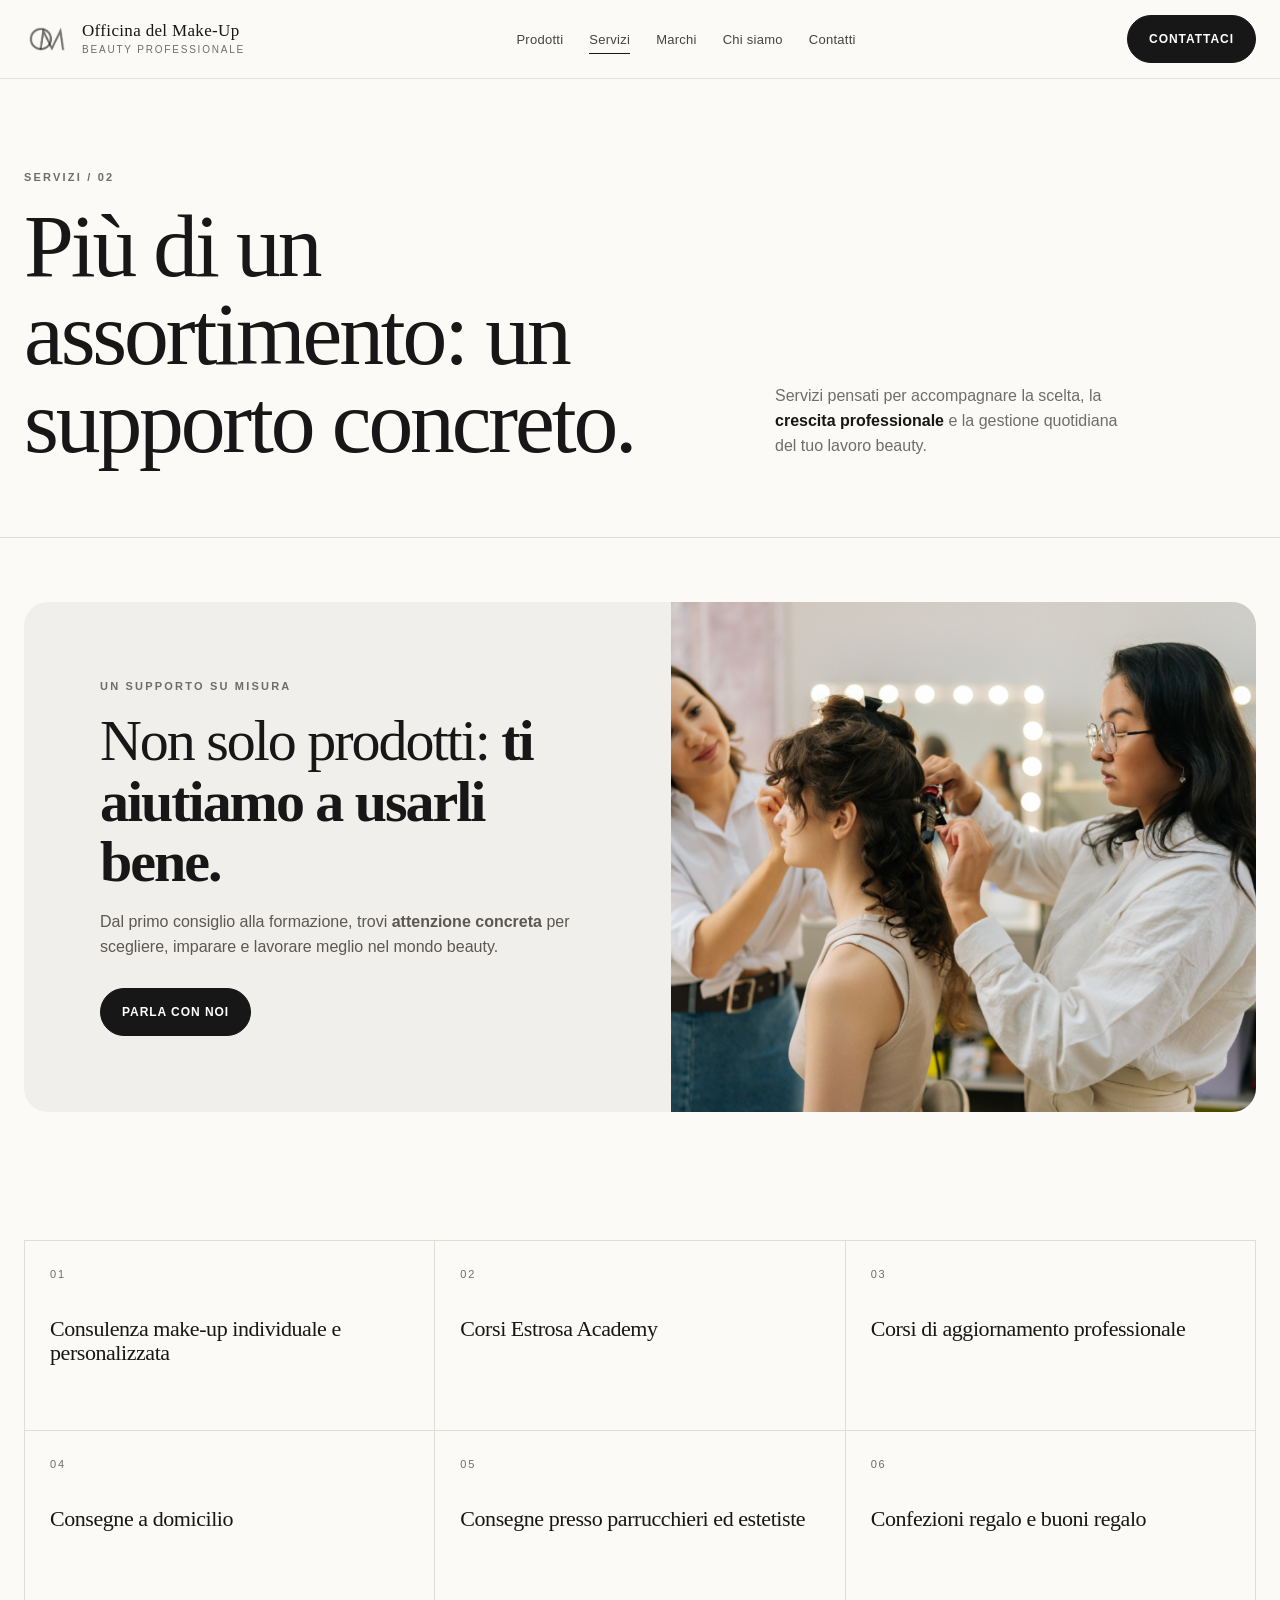
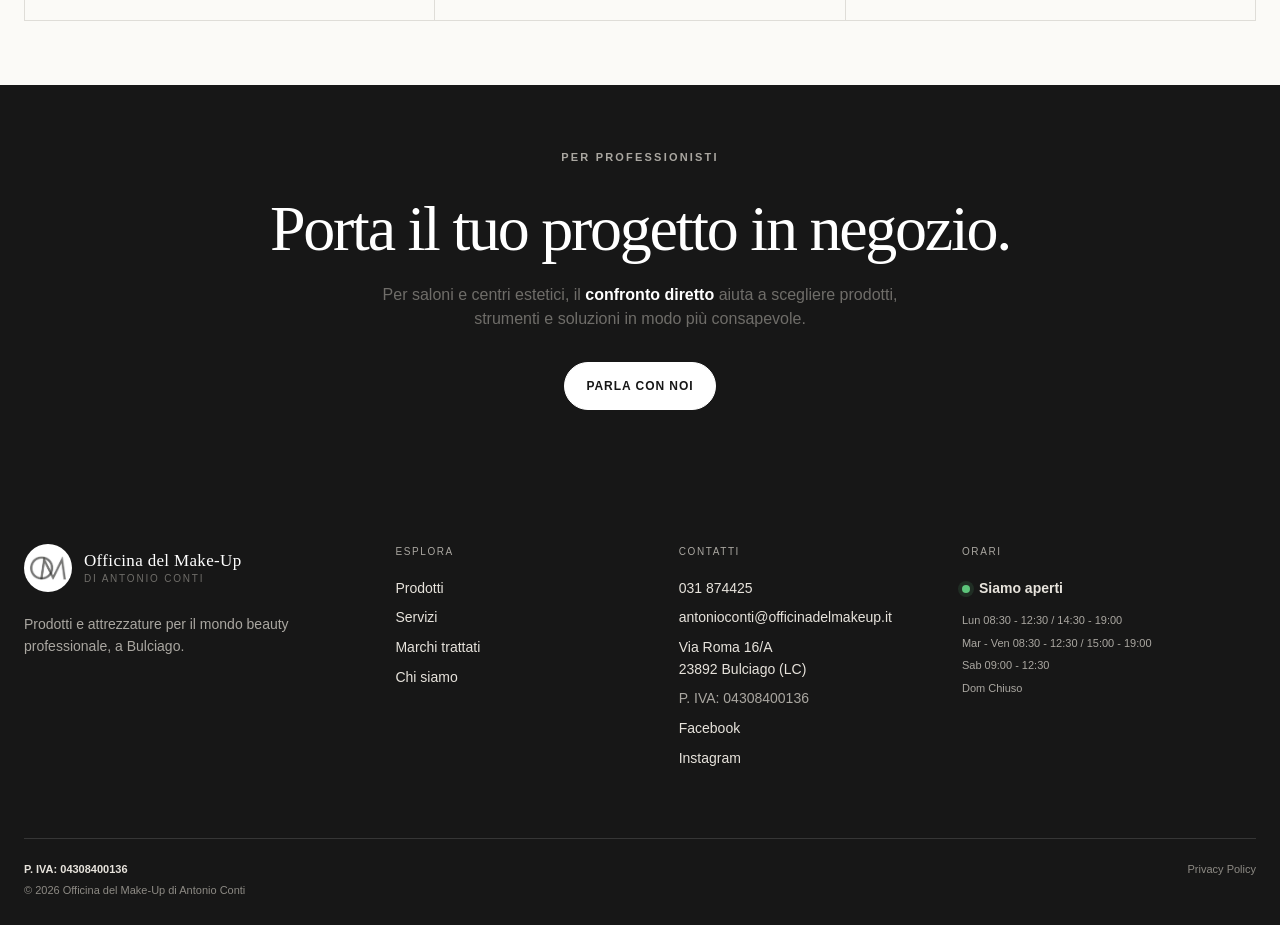
<file: servizi.html>
<!doctype html>
<html lang="it">
<head>
  <meta charset="utf-8">
  <meta name="viewport" content="width=device-width, initial-scale=1">
  <title>Servizi | Officina del Make-Up</title>
  <meta name="description" content="Consulenza make-up, formazione, consegne e supporto professionale per clienti e attività beauty.">
  <meta property="og:title" content="Servizi | Officina del Make-Up">
  <meta property="og:description" content="Consulenza e supporto per clienti privati e professionisti beauty.">
  <meta property="og:type" content="website">
  <link rel="canonical" href="https://officinadelmakeup.it/servizi.html">
  <link rel="stylesheet" href="css/style.css">
</head>
<body>
  <a class="skip-link" href="#contenuto">Vai al contenuto</a>
  <header class="site-header"><div class="container header-inner"><a class="brand" href="index.html" aria-label="Officina del Make-Up, home"><img src="assets/logos/logo-officina.jpg" alt="Logo Officina del Make-Up"><span class="brand-text"><span class="brand-name">Officina del Make-Up</span><span class="brand-caption">Beauty professionale</span></span></a><button class="menu-toggle" type="button" aria-label="Apri menu" aria-expanded="false"><span></span></button><nav class="main-nav" aria-label="Navigazione principale"><ul><li><a href="prodotti.html">Prodotti</a></li><li><a href="servizi.html" aria-current="page">Servizi</a></li><li><a href="marchi.html">Marchi</a></li><li><a href="chi-siamo.html">Chi siamo</a></li><li><a href="contatti.html">Contatti</a></li></ul></nav><a class="button" href="contatti.html">Contattaci</a></div></header>
  <main id="contenuto">
     <section class="page-hero"><div class="container page-hero-grid"><div><p class="eyebrow">Servizi / 02</p><h1>Più di un assortimento: un supporto concreto.</h1></div><p class="page-hero-intro">Servizi pensati per accompagnare la scelta, la <strong>crescita professionale</strong> e la gestione quotidiana del tuo lavoro beauty.</p></div></section>
     <section class="section section-sm"><div class="container"><div class="service-intro-panel reveal"><div class="service-intro-copy"><p class="eyebrow">Un supporto su misura</p><h2>Non solo prodotti: <strong>ti aiutiamo a usarli bene.</strong></h2><p>Dal primo consiglio alla formazione, trovi <strong>attenzione concreta</strong> per scegliere, imparare e lavorare meglio nel mondo beauty.</p><a class="button" href="contatti.html">Parla con noi</a></div><div class="service-intro-image"><img src="images/servizi/professionisti-01.png" alt="Professionisti beauty al lavoro"></div></div></div></section>
     <section class="section section-sm"><div class="container"><div class="service-grid">
      <article class="service-item reveal"><span class="service-number">01</span><h3>Consulenza make-up individuale e personalizzata</h3></article>
      <article class="service-item reveal"><span class="service-number">02</span><h3>Corsi Estrosa Academy</h3></article>
      <article class="service-item reveal"><span class="service-number">03</span><h3>Corsi di aggiornamento professionale</h3></article>
       <article class="service-item reveal"><span class="service-number">04</span><h3>Consegne a domicilio</h3></article>
       <article class="service-item reveal"><span class="service-number">05</span><h3>Consegne presso parrucchieri ed estetiste</h3></article>
       <article class="service-item reveal"><span class="service-number">06</span><h3>Confezioni regalo e buoni regalo</h3></article>
    </div></div></section>
      <section class="section section-dark section-sm"><div class="container quote-block reveal"><p class="eyebrow">Per professionisti</p><h2>Porta il tuo progetto in negozio.</h2><p>Per saloni e centri estetici, il <strong>confronto diretto</strong> aiuta a scegliere prodotti, strumenti e soluzioni in modo più consapevole.</p><a class="button button-light" href="contatti.html">Parla con noi</a></div></section>
  </main>
     <footer class="site-footer"><div class="container footer-top"><div><a class="footer-brand" href="index.html"><img src="assets/logos/logo-officina.jpg" alt=""><span class="brand-text"><span class="brand-name">Officina del Make-Up</span><span class="brand-caption">di Antonio Conti</span></span></a><p class="footer-copy">Prodotti e attrezzature per il mondo beauty professionale, a Bulciago.</p></div><div><p class="footer-title">Esplora</p><ul class="footer-links"><li><a href="prodotti.html">Prodotti</a></li><li><a href="servizi.html">Servizi</a></li><li><a href="marchi.html">Marchi trattati</a></li><li><a href="chi-siamo.html">Chi siamo</a></li></ul></div><div><p class="footer-title">Contatti</p><ul class="footer-links"><li><a href="tel:+39031874425">031 874425</a></li><li><a href="mailto:officina@makeup.qcom.it">officina@makeup.qcom.it</a></li><li>Via Roma 16/A<br>23892 Bulciago (LC)</li></ul></div></div><div class="container footer-bottom"><div class="footer-legal"><span class="footer-vat-line">P. IVA: 04308400136</span><span class="footer-copyright">© 2026 Officina del Make-Up di Antonio Conti</span></div><span><a href="privacy.html">Privacy Policy</a></span></div></footer>
  <script src="js/script.js"></script>
</body>
</html>
</file>
<file: css/style.css>
:root {
  --ink: #171717;
  --muted: #6f6d69;
  --line: #dfddd8;
  --paper: #fbfaf7;
  --white: #ffffff;
  --soft: #f1efeb;
  --accent: #b8a99a;
  --serif: Georgia, "Times New Roman", serif;
  --sans: Arial, Helvetica, sans-serif;
  --radius: 24px;
  --max: 1240px;
}

* {
  box-sizing: border-box;
}

html {
  scroll-behavior: smooth;
}

body {
  margin: 0;
  color: var(--ink);
  background: var(--paper);
  font-family: var(--sans);
  font-size: 16px;
  line-height: 1.55;
  overflow-x: hidden;
}

img {
  display: block;
  max-width: 100%;
}

a {
  color: inherit;
  text-decoration: none;
}

button,
a {
  -webkit-tap-highlight-color: transparent;
}

.skip-link {
  position: absolute;
  top: -100px;
  left: 16px;
  z-index: 100;
  padding: 10px 14px;
  color: var(--white);
  background: var(--ink);
}

.skip-link:focus {
  top: 16px;
}

.container {
  width: min(calc(100% - 48px), var(--max));
  margin: 0 auto;
}

.site-header {
  position: sticky;
  top: 0;
  z-index: 20;
  border-bottom: 1px solid rgba(223, 221, 216, .8);
  background: rgba(251, 250, 247, .94);
  backdrop-filter: blur(12px);
}

.header-inner {
  display: flex;
  min-height: 78px;
  align-items: center;
  justify-content: space-between;
  gap: 24px;
}

.brand {
  display: inline-flex;
  align-items: center;
  gap: 12px;
  min-width: max-content;
}

.brand img {
  width: 46px;
  height: 46px;
  border-radius: 50%;
  object-fit: cover;
  mix-blend-mode: multiply;
}

.brand-text {
  display: flex;
  flex-direction: column;
  line-height: 1.05;
}

.brand-name {
  font-family: var(--serif);
  font-size: 17px;
  letter-spacing: .02em;
}

.brand-caption {
  margin-top: 5px;
  color: var(--muted);
  font-size: 10px;
  letter-spacing: .18em;
  text-transform: uppercase;
}

.main-nav ul {
  display: flex;
  align-items: center;
  gap: 26px;
  margin: 0;
  padding: 0;
  list-style: none;
}

.main-nav a {
  position: relative;
  color: #45433f;
  font-size: 13px;
  letter-spacing: .02em;
}

.main-nav a::after {
  position: absolute;
  right: 0;
  bottom: -7px;
  left: 0;
  height: 1px;
  background: var(--ink);
  content: "";
  transform: scaleX(0);
  transform-origin: right;
  transition: transform .25s ease;
}

.main-nav a:hover::after,
.main-nav a:focus-visible::after,
.main-nav a[aria-current="page"]::after {
  transform: scaleX(1);
  transform-origin: left;
}

.menu-toggle {
  display: none;
  width: 44px;
  height: 44px;
  padding: 0;
  border: 1px solid var(--line);
  border-radius: 50%;
  color: var(--ink);
  background: transparent;
  cursor: pointer;
}

.menu-toggle span,
.menu-toggle span::before,
.menu-toggle span::after {
  display: block;
  width: 17px;
  height: 1px;
  margin: auto;
  background: currentColor;
  transition: transform .25s ease;
}

.menu-toggle span {
  position: relative;
}

.menu-toggle span::before,
.menu-toggle span::after {
  position: absolute;
  content: "";
}

.menu-toggle span::before {
  top: -6px;
}

.menu-toggle span::after {
  top: 6px;
}

.menu-toggle[aria-expanded="true"] span {
  background: transparent;
}

.menu-toggle[aria-expanded="true"] span::before {
  top: 0;
  transform: rotate(45deg);
}

.menu-toggle[aria-expanded="true"] span::after {
  top: 0;
  transform: rotate(-45deg);
}

.button {
  display: inline-flex;
  min-height: 48px;
  align-items: center;
  justify-content: center;
  gap: 10px;
  padding: 12px 21px;
  border: 1px solid var(--ink);
  border-radius: 999px;
  color: var(--white);
  background: var(--ink);
  font-size: 12px;
  font-weight: 700;
  letter-spacing: .08em;
  text-transform: uppercase;
  transition: color .25s ease, background .25s ease, transform .25s ease;
}

.button:hover,
.button:focus-visible {
  color: var(--ink);
  background: transparent;
  transform: translateY(-2px);
}

.button-light {
  color: var(--ink);
  background: var(--white);
  border-color: var(--white);
}

.button-light:hover,
.button-light:focus-visible {
  color: var(--white);
  background: transparent;
}

.button-outline {
  color: var(--ink);
  background: transparent;
}

.button-outline:hover,
.button-outline:focus-visible {
  color: var(--white);
  background: var(--ink);
}

.eyebrow {
  margin: 0 0 16px;
  color: var(--muted);
  font-size: 11px;
  font-weight: 700;
  letter-spacing: .2em;
  text-transform: uppercase;
}

h1,
h2,
h3,
p {
  margin-top: 0;
}

h1,
h2,
h3 {
  font-family: var(--serif);
  font-weight: 400;
  letter-spacing: -.035em;
}

h1 {
  max-width: 780px;
  margin-bottom: 24px;
  font-size: clamp(48px, 7vw, 92px);
  line-height: .98;
}

h2 {
  margin-bottom: 20px;
  font-size: clamp(36px, 5vw, 62px);
  line-height: 1.04;
}

h3 {
  margin-bottom: 10px;
  font-size: 27px;
  line-height: 1.1;
}

.lead {
  max-width: 600px;
  color: #4f4c47;
  font-size: 18px;
}

.hero {
  padding: 72px 0 48px;
}

.hero-banner {
  position: relative;
  min-height: clamp(430px, 64vh, 600px);
  display: flex;
  align-items: end;
  overflow: hidden;
  color: var(--white);
  background:
    linear-gradient(90deg, rgba(23, 23, 23, .76), rgba(23, 23, 23, .18)),
    url("../images/negozio/negozio-01.png") center / cover;
}

.hero-banner::after {
  position: absolute;
  inset: 0;
  border: 1px solid rgba(255, 255, 255, .12);
  content: "";
  pointer-events: none;
}

.hero-banner .container {
  position: relative;
  z-index: 1;
  width: min(calc(100% - 48px), var(--max));
  padding: 92px 0 82px;
}

.hero-banner h1 {
  max-width: 920px;
  margin-bottom: 18px;
}

.hero-banner .eyebrow,
.hero-banner .lead {
  color: rgba(255, 255, 255, .78);
}

.hero-banner .lead {
  max-width: 560px;
}

.hero-grid {
  display: grid;
  min-height: 600px;
  grid-template-columns: 1fr 1fr;
  align-items: end;
  gap: 48px;
}

.hero-copy {
  padding-bottom: 60px;
}

.hero-copy .lead {
  margin-bottom: 32px;
}

.hero-actions,
.inline-actions {
  display: flex;
  flex-wrap: wrap;
  gap: 12px;
}

.hero-visual {
  position: relative;
  min-height: 600px;
  overflow: hidden;
  border-radius: 220px 220px 0 0;
  background: var(--soft);
}

.hero-visual img {
  width: 100%;
  height: 100%;
  min-height: 600px;
  object-fit: cover;
}

.visual-note {
  position: absolute;
  right: 20px;
  bottom: 18px;
  padding: 8px 12px;
  border: 1px solid rgba(23, 23, 23, .16);
  border-radius: 999px;
  color: #55504b;
  background: rgba(251, 250, 247, .88);
  font-size: 10px;
  letter-spacing: .12em;
  text-transform: uppercase;
}

.ticker {
  overflow: hidden;
  border-top: 1px solid var(--line);
  border-bottom: 1px solid var(--line);
  -webkit-mask-image: linear-gradient(to right, transparent, #000 5%, #000 95%, transparent);
  mask-image: linear-gradient(to right, transparent, #000 5%, #000 95%, transparent);
}

.ticker-track {
  display: flex;
  width: max-content;
  min-width: max-content;
  flex-shrink: 0;
  animation: ticker-loop 28s linear infinite;
  will-change: transform;
}

.ticker-sequence {
  display: flex;
  flex: 0 0 auto;
  width: max-content;
  gap: 34px;
  padding: 16px 34px 16px 0;
  color: var(--muted);
  font-size: 11px;
  letter-spacing: .19em;
  text-transform: uppercase;
}

.ticker-sequence span {
  white-space: nowrap;
}

.ticker:hover .ticker-track {
  animation-play-state: paused;
}

.ticker-dot {
  color: var(--accent);
}

.section {
  padding: 112px 0;
}

.section-sm {
  padding: 64px 0;
}

.section-dark {
  color: var(--white);
  background: var(--ink);
}

.section-dark .eyebrow,
.section-dark .muted {
  color: #aaa7a1;
}

.section-heading {
  display: flex;
  align-items: end;
  justify-content: space-between;
  gap: 32px;
  margin-bottom: 44px;
}

.section-heading h2 {
  max-width: 620px;
  margin-bottom: 0;
}

.section-heading p {
  max-width: 330px;
  margin-bottom: 4px;
  color: var(--muted);
}

.intro {
  display: grid;
  grid-template-columns: .75fr 1.25fr;
  gap: 80px;
}

.home-intro {
  gap: 40px;
  padding: clamp(30px, 5vw, 62px) clamp(24px, 6vw, 72px);
  border-radius: var(--radius);
  background: var(--soft);
}

.intro-copy {
  max-width: 720px;
}

.intro-copy p {
  color: #4f4c47;
  font-family: var(--serif);
  font-size: clamp(28px, 3.3vw, 45px);
  line-height: 1.13;
  letter-spacing: -.03em;
}

.home-intro .intro-copy p {
  max-width: 820px;
  margin-bottom: 26px;
  font-size: clamp(24px, 3vw, 39px);
}

.intro-copy strong,
.page-hero-intro strong,
.panel-copy strong {
  color: var(--ink);
  font-weight: 700;
}

.number-label {
  padding-top: 10px;
  border-top: 1px solid var(--line);
  color: var(--muted);
  font-size: 12px;
  letter-spacing: .16em;
  text-transform: uppercase;
}

.category-grid {
  display: grid;
  grid-template-columns: repeat(3, 1fr);
  gap: 16px;
}

.category-card {
  display: flex;
  min-height: 390px;
  flex-direction: column;
  overflow: hidden;
  border: 1px solid var(--line);
  background: var(--white);
  transition: transform .3s ease, border-color .3s ease;
}

.category-card:hover {
  border-color: var(--ink);
  transform: translateY(-5px);
}

.category-image {
  height: 210px;
  overflow: hidden;
  background: var(--soft);
}

.category-image img {
  width: 100%;
  height: 100%;
  object-fit: cover;
  transition: transform .5s ease;
}

.category-card:hover .category-image img {
  transform: scale(1.04);
}

.category-body {
  display: flex;
  flex: 1;
  flex-direction: column;
  justify-content: space-between;
  padding: 23px;
}

.category-body p {
  margin-bottom: 20px;
  color: var(--muted);
  font-size: 14px;
}

.text-link {
  display: inline-flex;
  width: max-content;
  align-items: center;
  gap: 8px;
  border-bottom: 1px solid var(--ink);
  font-size: 12px;
  font-weight: 700;
  letter-spacing: .08em;
  text-transform: uppercase;
}

.text-link::after {
  content: "↗";
  font-size: 15px;
  transition: transform .25s ease;
}

.text-link:hover::after {
  transform: translate(3px, -3px);
}

.split-panel {
  display: grid;
  grid-template-columns: 1fr 1fr;
  overflow: hidden;
  border-radius: var(--radius);
  background: var(--soft);
}

.split-panel.reverse .panel-image {
  order: 2;
}

.panel-image {
  min-height: 490px;
  background: #e8e5df;
}

.panel-image img {
  width: 100%;
  height: 100%;
  object-fit: cover;
}

.panel-copy {
  display: flex;
  flex-direction: column;
  justify-content: center;
  padding: clamp(32px, 6vw, 84px);
}

.panel-copy p {
  max-width: 440px;
  color: #5b5752;
}

.check-list {
  display: grid;
  gap: 12px;
  margin: 27px 0 32px;
  padding: 0;
  list-style: none;
}

.check-list li {
  display: flex;
  align-items: baseline;
  gap: 12px;
  color: #494642;
  font-size: 14px;
}

.check-list li::before {
  width: 5px;
  height: 5px;
  flex: 0 0 5px;
  border-radius: 50%;
  background: var(--accent);
  content: "";
}

.service-grid {
  display: grid;
  grid-template-columns: repeat(3, 1fr);
  border-top: 1px solid var(--line);
  border-left: 1px solid var(--line);
}

.service-intro-panel {
  display: grid;
  grid-template-columns: 1.05fr .95fr;
  min-height: 360px;
  overflow: hidden;
  border-radius: var(--radius);
  background: var(--soft);
}

.service-intro-copy {
  display: flex;
  flex-direction: column;
  align-items: flex-start;
  justify-content: center;
  padding: clamp(30px, 6vw, 76px);
}

.service-intro-copy h2 {
  max-width: 570px;
  margin-bottom: 18px;
  font-size: clamp(34px, 4.6vw, 58px);
}

.service-intro-copy p:not(.eyebrow) {
  max-width: 510px;
  color: #5b5752;
}

.service-intro-copy .button {
  margin-top: 12px;
}

.service-intro-image {
  min-height: 360px;
  background: #e8e5df;
}

.service-intro-image img {
  width: 100%;
  height: 100%;
  object-fit: cover;
}

.team-panel {
  display: grid;
  grid-template-columns: .95fr 1.05fr;
  min-height: 430px;
  overflow: hidden;
  border-radius: var(--radius);
  background: var(--soft);
}

.team-image {
  min-height: 430px;
  background: #e8e5df;
}

.team-image img {
  width: 100%;
  height: 100%;
  object-fit: cover;
}

.team-copy {
  display: flex;
  flex-direction: column;
  align-items: flex-start;
  justify-content: center;
  padding: clamp(30px, 6vw, 76px);
}

.team-copy h2 {
  max-width: 580px;
  margin-bottom: 18px;
  font-size: clamp(34px, 4.6vw, 58px);
}

.team-copy p:not(.eyebrow) {
  max-width: 520px;
  color: #5b5752;
}

.team-copy .button {
  margin-top: 12px;
}

.service-item {
  min-height: 190px;
  padding: 25px;
  border-right: 1px solid var(--line);
  border-bottom: 1px solid var(--line);
}

.service-number {
  display: block;
  margin-bottom: 34px;
  color: var(--muted);
  font-size: 11px;
  letter-spacing: .16em;
}

.service-item h3 {
  margin-bottom: 0;
  color: var(--ink);
  font-size: 22px;
  letter-spacing: -.02em;
}

.brand-carousel {
  display: grid;
  grid-template-columns: auto minmax(0, 1fr) auto;
  align-items: center;
  gap: 16px;
}

.brand-viewport {
  overflow-x: auto;
  overscroll-behavior-x: contain;
  scroll-behavior: smooth;
  scroll-snap-type: x mandatory;
  scrollbar-width: none;
}

.brand-viewport::-webkit-scrollbar {
  display: none;
}

.brand-track {
  display: flex;
  gap: 16px;
}

.brand-card {
  display: flex;
  flex: 0 0 calc((100% - 48px) / 4);
  min-height: 284px;
  flex-direction: column;
  justify-content: space-between;
  padding: 16px;
  scroll-snap-align: start;
  border: 1px solid var(--line);
  border-radius: 30px;
  background: var(--white);
  box-shadow: 0 15px 40px rgba(23, 23, 23, .045);
  transition: border-color .25s ease, transform .25s ease, box-shadow .25s ease;
}

.brand-card:hover {
  border-color: var(--ink);
  box-shadow: 0 18px 44px rgba(23, 23, 23, .09);
  transform: translateY(-4px);
}

.brand-logo {
  display: grid;
  min-height: 206px;
  place-items: center;
  overflow: hidden;
  border-radius: 22px;
  background: var(--soft);
}

.brand-logo img {
  width: 100%;
  height: 100%;
  object-fit: contain;
}

.brand-logo-fallback {
  display: none;
  padding: 20px;
  font-family: var(--serif);
  font-size: clamp(27px, 3vw, 42px);
  line-height: 1;
  text-align: center;
}

.brand-card h3 {
  margin: 15px 4px 2px;
  font-size: 21px;
  letter-spacing: -.02em;
}

.brand-arrow {
  display: grid;
  width: 48px;
  height: 48px;
  place-items: center;
  border: 1px solid var(--line);
  border-radius: 50%;
  color: var(--ink);
  background: var(--white);
  font-size: 23px;
  cursor: pointer;
  transition: color .25s ease, background .25s ease, transform .25s ease;
}

.brand-arrow:hover,
.brand-arrow:focus-visible {
  color: var(--white);
  background: var(--ink);
  transform: translateY(-2px);
}

.brand-carousel-note {
  margin: 18px 64px 0;
  color: var(--muted);
  font-size: 12px;
}

.brand-carousel-note strong {
  color: var(--ink);
}

.quote-block {
  max-width: 850px;
  margin: 0 auto;
  text-align: center;
}

.quote-block h2 {
  font-size: clamp(36px, 5vw, 68px);
}

.quote-block p {
  max-width: 580px;
  margin: 0 auto 30px;
  color: var(--muted);
}

.page-hero {
  padding: 90px 0 72px;
  border-bottom: 1px solid var(--line);
}

.page-hero-grid {
  display: grid;
  grid-template-columns: 1fr .7fr;
  align-items: end;
  gap: 64px;
}

.page-hero h1 {
  max-width: 850px;
  margin-bottom: 0;
}

.about-hero-grid {
  grid-template-columns: minmax(0, 1fr) minmax(240px, .44fr);
}

.about-hero-title {
  max-width: none !important;
  font-size: clamp(46px, 5.5vw, 76px);
}

.page-hero-intro {
  max-width: 360px;
  margin-bottom: 7px;
  color: var(--muted);
}

.product-grid {
  display: grid;
  grid-template-columns: repeat(3, 1fr);
  gap: 18px;
}

.product-card {
  display: flex;
  min-height: 450px;
  flex-direction: column;
  overflow: hidden;
  border: 1px solid var(--line);
  border-radius: var(--radius);
  background: var(--white);
  box-shadow: 0 14px 38px rgba(23, 23, 23, .045);
  transition: transform .3s ease, border-color .3s ease, box-shadow .3s ease;
}

.product-card:hover {
  border-color: var(--ink);
  box-shadow: 0 20px 48px rgba(23, 23, 23, .1);
  transform: translateY(-5px);
}

.product-image {
  height: 230px;
  overflow: hidden;
  background: var(--soft);
}

.product-image img {
  width: 100%;
  height: 100%;
  object-fit: cover;
  transition: transform .5s ease;
}

.product-card:hover .product-image img {
  transform: scale(1.04);
}

.product-content {
  display: flex;
  flex: 1;
  flex-direction: column;
  padding: 24px;
}

.product-index {
  display: block;
  margin-bottom: 22px;
  color: var(--muted);
  font-size: 11px;
  font-weight: 700;
  letter-spacing: .16em;
}

.product-card h2 {
  margin-bottom: 12px;
  font-size: 31px;
}

.product-card p {
  margin-bottom: 0;
  color: var(--muted);
  font-size: 14px;
}

.hours-card {
  padding: 32px;
  border-radius: var(--radius);
  border: 1px solid var(--line);
  background: var(--white);
  box-shadow: 0 16px 42px rgba(23, 23, 23, .04);
}

.hours-status {
  display: flex;
  align-items: center;
  gap: 12px;
  margin-bottom: 22px;
  padding: 15px 18px;
  border-radius: 14px;
  font-size: 15px;
}

.hours-status.is-open {
  color: #1e6b3a;
  background: #edf8f0;
}

.hours-status.is-closed {
  color: #a43e3a;
  background: #fff0ef;
}

.hours-status .status-dot {
  width: 10px;
  height: 10px;
  flex-basis: 10px;
}

.hours-table {
  width: 100%;
  border-collapse: collapse;
}

.hours-table td {
  padding: 13px 0;
  border-bottom: 1px solid var(--line);
  vertical-align: top;
  font-size: 14px;
}

.hours-table tr:last-child td {
  border-bottom: 0;
}

.hours-table td:first-child {
  width: 42%;
  color: var(--muted);
}

.hours-table td:last-child {
  text-align: right;
}

.contact-grid {
  display: grid;
  grid-template-columns: .9fr 1.1fr;
  gap: 72px;
}

.contact-details {
  display: grid;
  gap: 22px;
  margin: 32px 0;
}

.contact-item small {
  display: block;
  margin-bottom: 5px;
  color: var(--muted);
  font-size: 10px;
  letter-spacing: .16em;
  text-transform: uppercase;
}

.contact-item a,
.contact-item address,
.contact-item span {
  font-size: 20px;
  font-style: normal;
}

.contact-social span {
  color: var(--muted);
}

.map-card {
  min-height: 440px;
  overflow: hidden;
  padding: 0;
  border-radius: var(--radius);
  position: relative;
  border: 1px solid var(--line);
  background: var(--soft);
}

.map-card iframe {
  display: block;
  width: 100%;
  height: 440px;
  border: 0;
}

.map-card .map-overlay {
  position: absolute;
  right: 18px;
  bottom: 18px;
}

.parking-panel {
  display: grid;
  grid-template-columns: .9fr 1.1fr;
  align-items: stretch;
  gap: 0;
  overflow: hidden;
  border-radius: var(--radius);
  background: #242424;
}

.parking-image {
  min-height: 340px;
  background: #353535;
}

.parking-image img {
  width: 100%;
  height: 100%;
  object-fit: cover;
}

.parking-copy {
  display: flex;
  flex-direction: column;
  justify-content: center;
  padding: clamp(30px, 6vw, 76px);
}

.parking-copy h2 {
  max-width: 620px;
}

.parking-copy p:last-child {
  max-width: 430px;
  margin-bottom: 0;
  color: #aaa7a1;
}

.review-panel {
  display: grid;
  grid-template-columns: .8fr 1.2fr;
  align-items: center;
  gap: 54px;
  padding: clamp(30px, 6vw, 76px);
  overflow: hidden;
  border-radius: var(--radius);
  background: var(--soft);
}

.review-counter {
  display: flex;
  flex-direction: column;
  align-items: flex-start;
  padding-right: 24px;
  border-right: 1px solid var(--line);
}

.review-number {
  font-family: var(--serif);
  font-size: clamp(82px, 11vw, 150px);
  line-height: .82;
  letter-spacing: -.07em;
}

.review-label {
  max-width: 190px;
  margin-top: 22px;
  color: var(--muted);
  font-size: 12px;
  font-weight: 700;
  letter-spacing: .1em;
  line-height: 1.45;
  text-transform: uppercase;
}

.review-copy h2 {
  max-width: 560px;
  margin-bottom: 18px;
}

.review-copy p:not(.eyebrow) {
  max-width: 500px;
  color: #5b5752;
}

.section-dark strong {
  color: var(--white);
}

.footer-hours {
  min-width: 230px;
}

.footer-status {
  display: flex;
  align-items: center;
  gap: 9px;
  margin-bottom: 14px;
  color: #e7e3dc;
  font-size: 14px;
  font-weight: 700;
}

.status-dot {
  width: 8px;
  height: 8px;
  flex: 0 0 8px;
  border-radius: 50%;
}

.is-open .status-dot {
  background: #5cc47a;
  box-shadow: 0 0 0 4px rgba(92, 196, 122, .13);
}

.is-closed .status-dot {
  background: #e36c68;
  box-shadow: 0 0 0 4px rgba(227, 108, 104, .13);
}

.footer-hours-list {
  display: grid;
  gap: 7px;
  color: #aaa7a1;
  font-size: 11px;
  line-height: 1.4;
}

.footer-vat {
  color: #aaa7a1;
}

.map-card-old {
  padding: 32px;
  border: 1px solid var(--line);
  background:
    linear-gradient(35deg, transparent 49%, rgba(184, 169, 154, .55) 50%, transparent 51%) 0 0 / 100px 100px,
    linear-gradient(145deg, transparent 49%, rgba(23, 23, 23, .12) 50%, transparent 51%) 20px 32px / 150px 120px,
    var(--soft);
}

.map-content {
  display: flex;
  height: 100%;
  min-height: 376px;
  flex-direction: column;
  align-items: center;
  justify-content: center;
  text-align: center;
}

.map-pin {
  display: grid;
  width: 54px;
  height: 54px;
  margin-bottom: 20px;
  place-items: center;
  border-radius: 50%;
  color: var(--white);
  background: var(--ink);
  font-family: var(--serif);
  font-size: 24px;
}

.legal-box {
  max-width: 760px;
  padding: 28px;
  border-left: 2px solid var(--accent);
  background: var(--soft);
}

.legal-box p:last-child {
  margin-bottom: 0;
}

.site-footer {
  padding: 70px 0 26px;
  color: var(--white);
  background: var(--ink);
}

.footer-top {
  display: grid;
  grid-template-columns: 1.1fr .8fr .8fr 1fr;
  gap: 48px;
  padding-bottom: 68px;
}

.footer-brand {
  display: inline-flex;
  align-items: center;
  gap: 12px;
  margin-bottom: 22px;
}

.footer-brand img {
  width: 48px;
  height: 48px;
  border-radius: 50%;
  object-fit: cover;
}

.footer-brand .brand-name {
  color: var(--white);
}

.footer-copy {
  max-width: 310px;
  color: #aaa7a1;
  font-size: 14px;
}

.footer-title {
  margin: 0 0 18px;
  color: #aaa7a1;
  font-size: 10px;
  letter-spacing: .16em;
  text-transform: uppercase;
}

.footer-links {
  display: grid;
  gap: 8px;
  margin: 0;
  padding: 0;
  list-style: none;
  color: #e7e3dc;
  font-size: 14px;
}

.footer-links a:hover {
  color: var(--accent);
}

.footer-bottom {
  display: flex;
  justify-content: space-between;
  gap: 20px;
  padding-top: 22px;
  border-top: 1px solid #363636;
  color: #8d8a84;
  font-size: 11px;
}

.footer-legal {
  display: grid;
  gap: 4px;
}

.footer-vat-line {
  color: #e7e3dc;
  font-weight: 700;
}

.footer-copyright {
  color: #8d8a84;
}

.reveal {
  opacity: 0;
  transform: translateY(18px);
  transition: opacity .7s ease, transform .7s ease;
}

.reveal.visible {
  opacity: 1;
  transform: none;
}

:focus-visible {
  outline: 2px solid var(--accent);
  outline-offset: 4px;
}

@media (max-width: 960px) {
  .header-inner {
    min-height: 70px;
  }

  .main-nav ul {
    gap: 15px;
  }

  .header-inner > .button {
    display: none;
  }

  .hero-grid,
  .intro,
  .contact-grid {
    gap: 40px;
  }

  .category-grid {
    grid-template-columns: repeat(2, 1fr);
  }

  .brand-card {
    flex-basis: calc((100% - 16px) / 2);
  }

  .product-grid {
    grid-template-columns: repeat(2, 1fr);
  }

  .category-card:nth-child(2),
  .category-card:nth-child(5) {
    margin-top: 0;
  }

  .service-intro-panel {
    grid-template-columns: 1fr 1fr;
  }

  .team-panel {
    grid-template-columns: 1fr 1fr;
  }

  .service-grid {
    grid-template-columns: repeat(2, 1fr);
  }

  .parking-panel {
    grid-template-columns: 1fr 1fr;
  }

  .footer-top {
    grid-template-columns: 1fr 1fr;
  }

  .footer-top > :first-child {
    grid-column: 1 / -1;
  }

  .footer-top > :last-child {
    grid-column: 1 / -1;
  }
}

@media (max-width: 720px) {
  .container {
    width: min(calc(100% - 32px), var(--max));
  }

  .main-nav {
    position: absolute;
    top: 69px;
    right: 16px;
    left: 16px;
    display: none;
    padding: 12px;
    border: 1px solid var(--line);
    border-radius: 18px;
    background: var(--paper);
    box-shadow: 0 18px 40px rgba(23, 23, 23, .08);
  }

  .main-nav.open {
    display: block;
    animation: menu-in .25s ease both;
  }

  .main-nav ul {
    display: grid;
    gap: 0;
  }

  .main-nav li {
    border-bottom: 1px solid var(--line);
  }

  .main-nav li:last-child {
    border-bottom: 0;
  }

  .main-nav a {
    display: block;
    padding: 14px 10px;
  }

  .main-nav a::after {
    display: none;
  }

  .menu-toggle {
    display: block;
  }

  h1 {
    font-size: clamp(44px, 14vw, 70px);
  }

  .hero,
  .page-hero {
    padding: 54px 0 36px;
  }

  .hero-banner {
    min-height: clamp(520px, calc(100svh - 96px), 640px);
  }

  .hero-banner .container {
    width: min(calc(100% - 32px), var(--max));
    padding: 56px 0 42px;
  }

  .hero-grid,
  .page-hero-grid,
  .intro,
  .split-panel,
  .contact-grid,
  .service-intro-panel,
  .team-panel,
  .review-panel {
    grid-template-columns: 1fr;
  }

  .hero-grid {
    min-height: 0;
  }

  .hero-copy {
    padding-bottom: 0;
  }

  .hero-visual {
    min-height: 390px;
    border-radius: 160px 160px 0 0;
  }

  .hero-visual img {
    min-height: 390px;
  }

  .section {
    padding: 72px 0;
  }

  .section-heading {
    display: block;
    margin-bottom: 30px;
  }

  .section-heading p {
    margin-top: 18px;
  }

  .category-grid {
    grid-template-columns: 1fr;
  }

  .ticker-track {
    animation-duration: 22s;
  }

  .brand-carousel {
    gap: 8px;
  }

  .brand-card {
    flex-basis: 100%;
    min-height: 270px;
  }

  .brand-logo {
    min-height: 195px;
  }

  .brand-arrow {
    width: 42px;
    height: 42px;
  }

  .brand-carousel-note {
    margin-right: 0;
    margin-left: 0;
  }

  .category-card {
    min-height: 0;
  }

  .service-intro-image {
    min-height: 280px;
    order: -1;
  }

  .team-image {
    min-height: 320px;
  }

  .about-hero-title {
    font-size: clamp(42px, 12vw, 60px);
  }

  .review-counter {
    padding-right: 0;
    padding-bottom: 28px;
    border-right: 0;
    border-bottom: 1px solid var(--line);
  }

  .split-panel.reverse .panel-image {
    order: 0;
  }

  .panel-image {
    min-height: 300px;
  }

  .service-grid {
    grid-template-columns: 1fr;
  }

  .service-item {
    min-height: 150px;
  }

  .page-hero-grid {
    gap: 24px;
  }

  .product-grid {
    grid-template-columns: 1fr;
  }

  .product-card {
    min-height: 0;
  }

  .product-image {
    height: 220px;
  }

  .hours-card {
    padding: 22px 18px;
  }

  .map-card {
    min-height: 340px;
  }

  .hours-table td {
    padding: 12px 0;
  }

  .parking-panel {
    grid-template-columns: 1fr;
  }

  .parking-image {
    min-height: 230px;
  }

  .footer-top {
    grid-template-columns: 1fr;
    gap: 34px;
  }

  .footer-top > :first-child {
    grid-column: auto;
  }

  .footer-bottom {
    display: grid;
    gap: 8px;
  }
}

@keyframes menu-in {
  from {
    opacity: 0;
    transform: translateY(-8px);
  }
  to {
    opacity: 1;
    transform: none;
  }
}

@keyframes ticker-loop {
  from {
    transform: translate3d(0, 0, 0);
  }
  to {
    transform: translate3d(var(--ticker-end, -50%), 0, 0);
  }
}

@media (prefers-reduced-motion: reduce) {
  html {
    scroll-behavior: auto;
  }

  *,
  *::before,
  *::after {
    animation-duration: .01ms !important;
    animation-iteration-count: 1 !important;
    transition-duration: .01ms !important;
  }

  .ticker-track {
    animation: none;
  }
}
</file>
